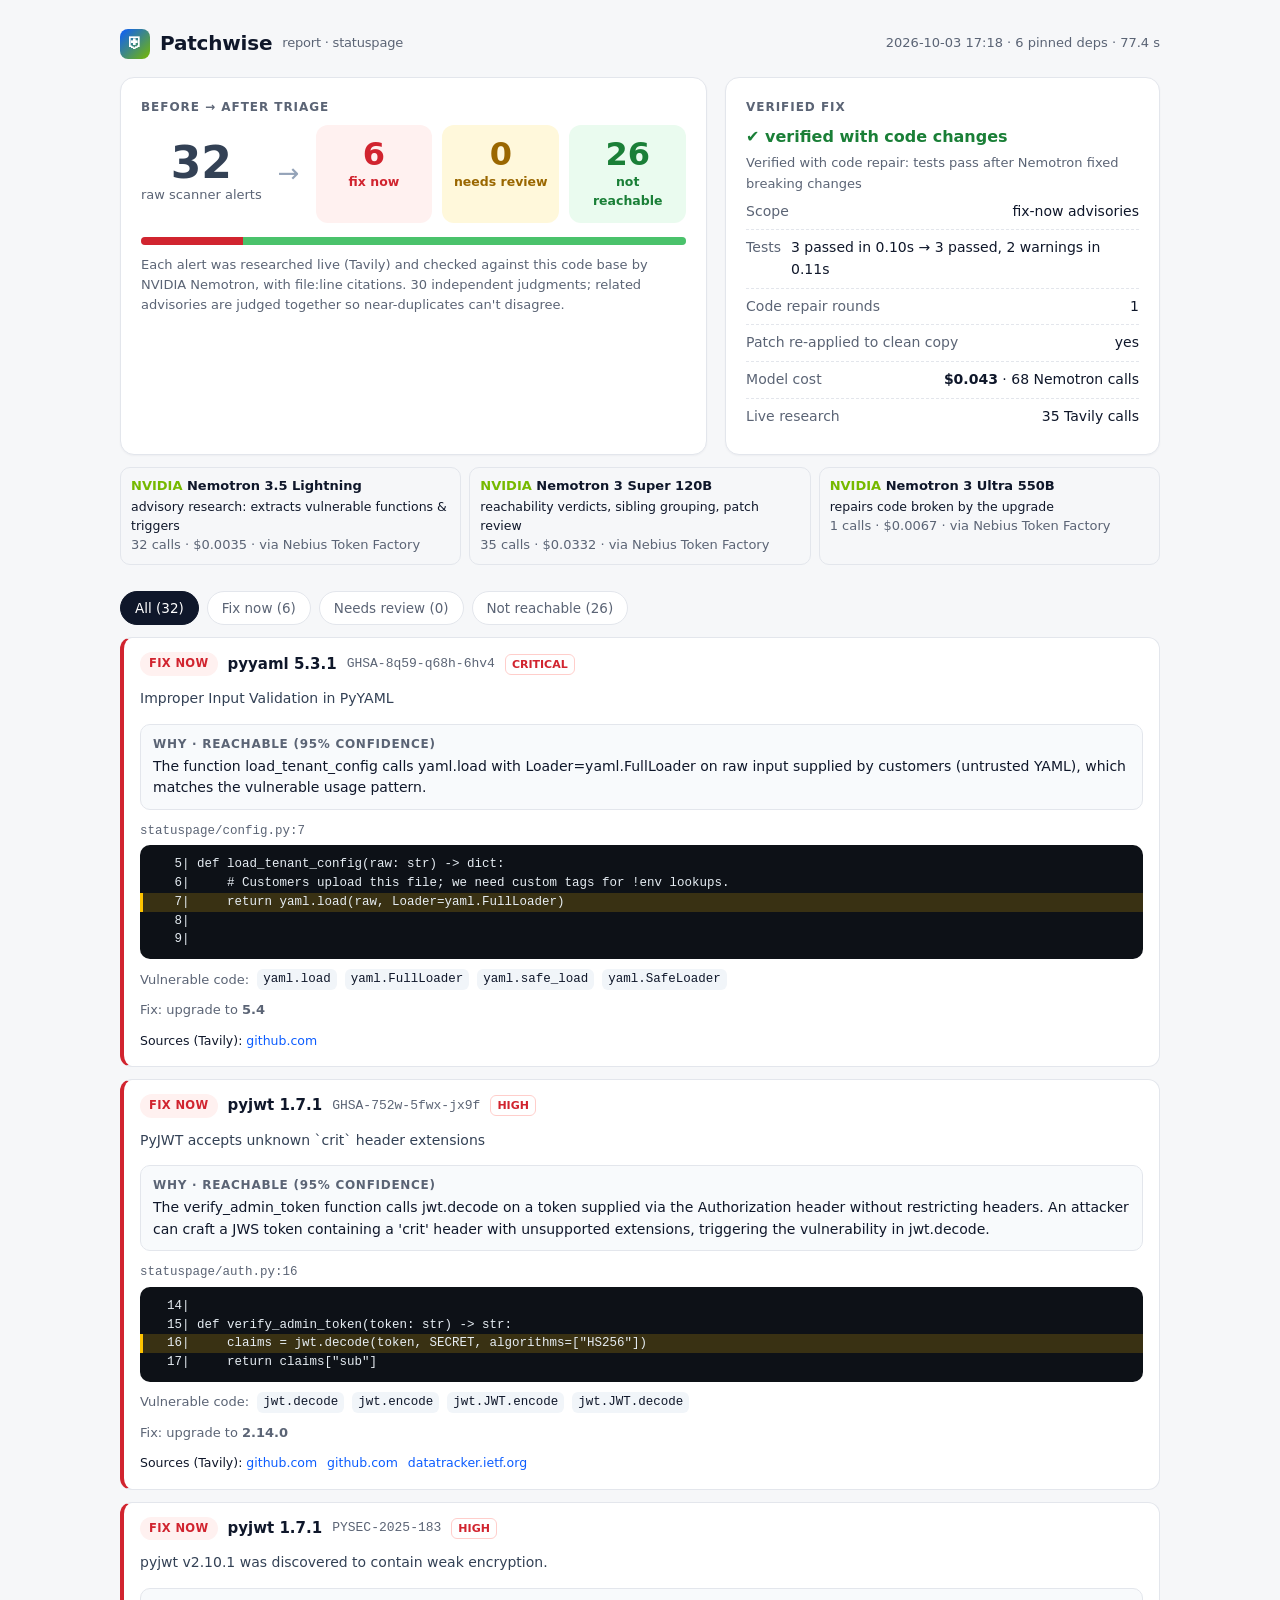
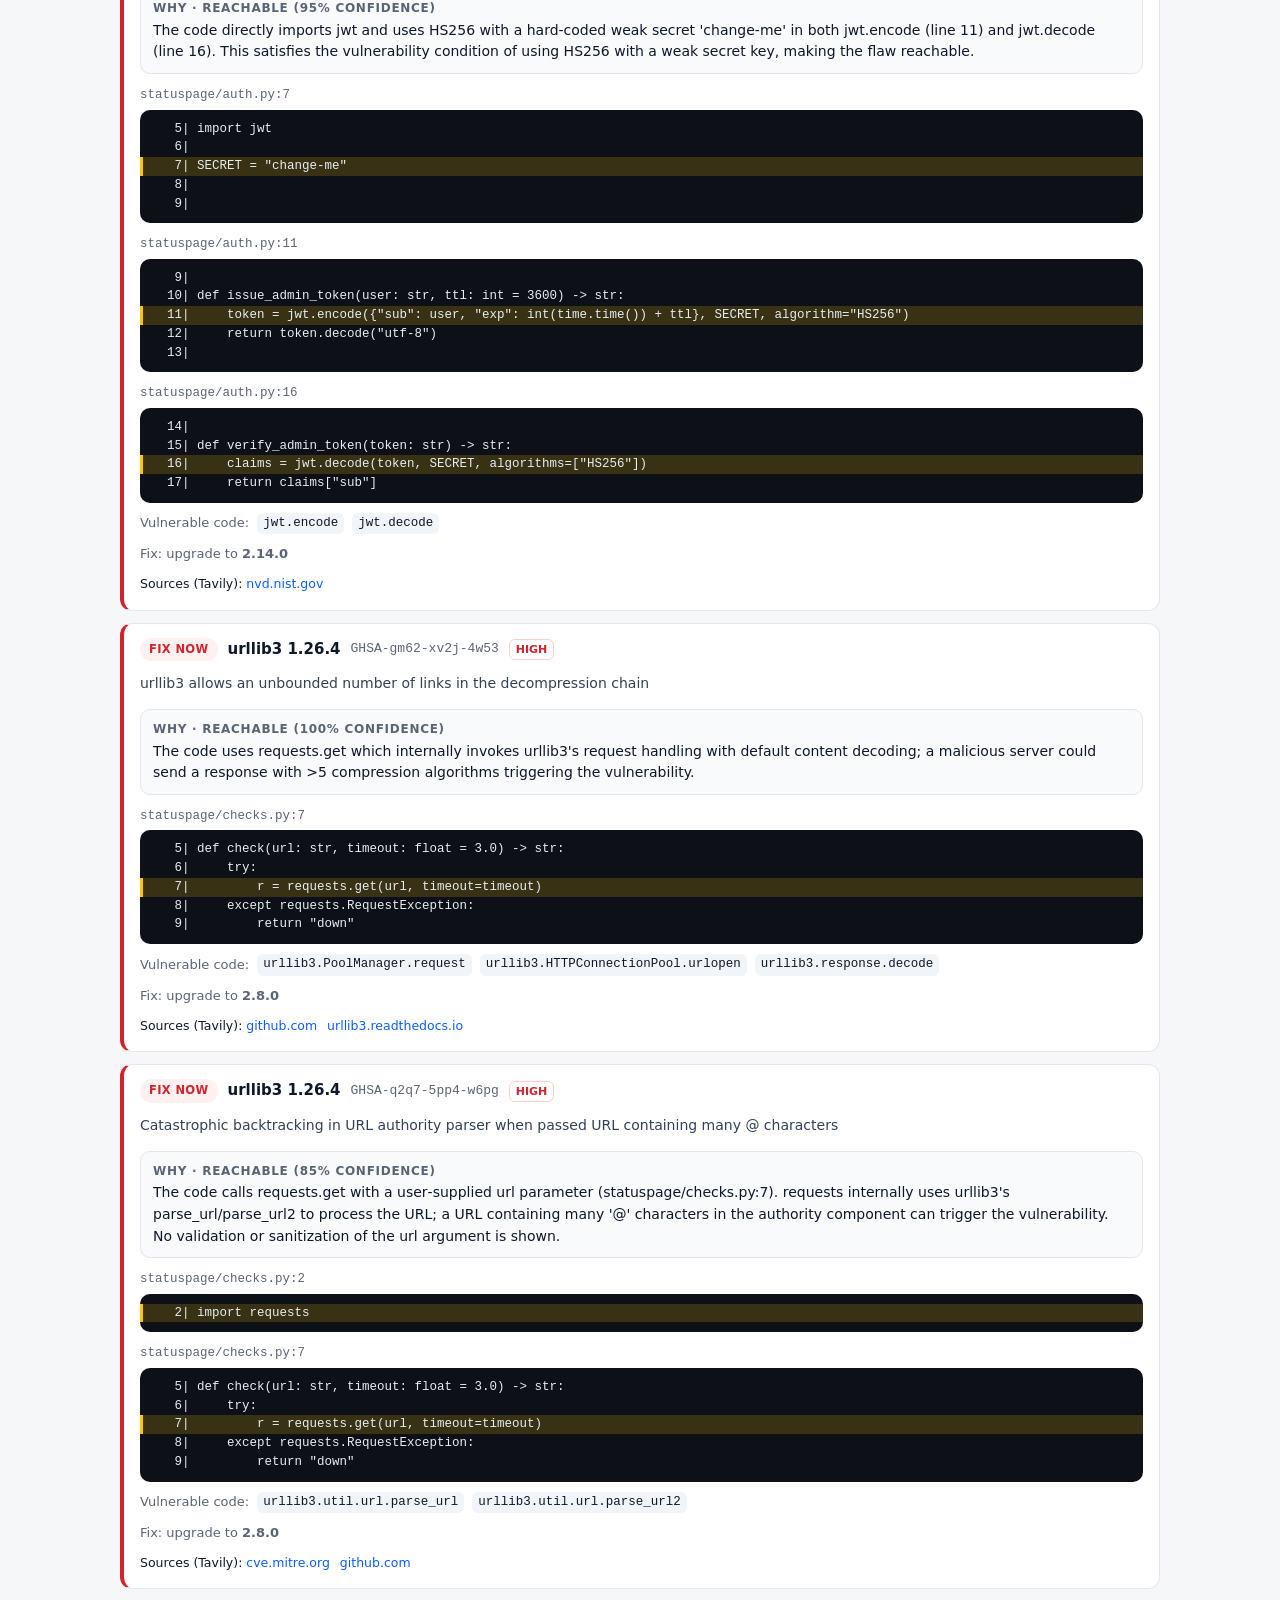
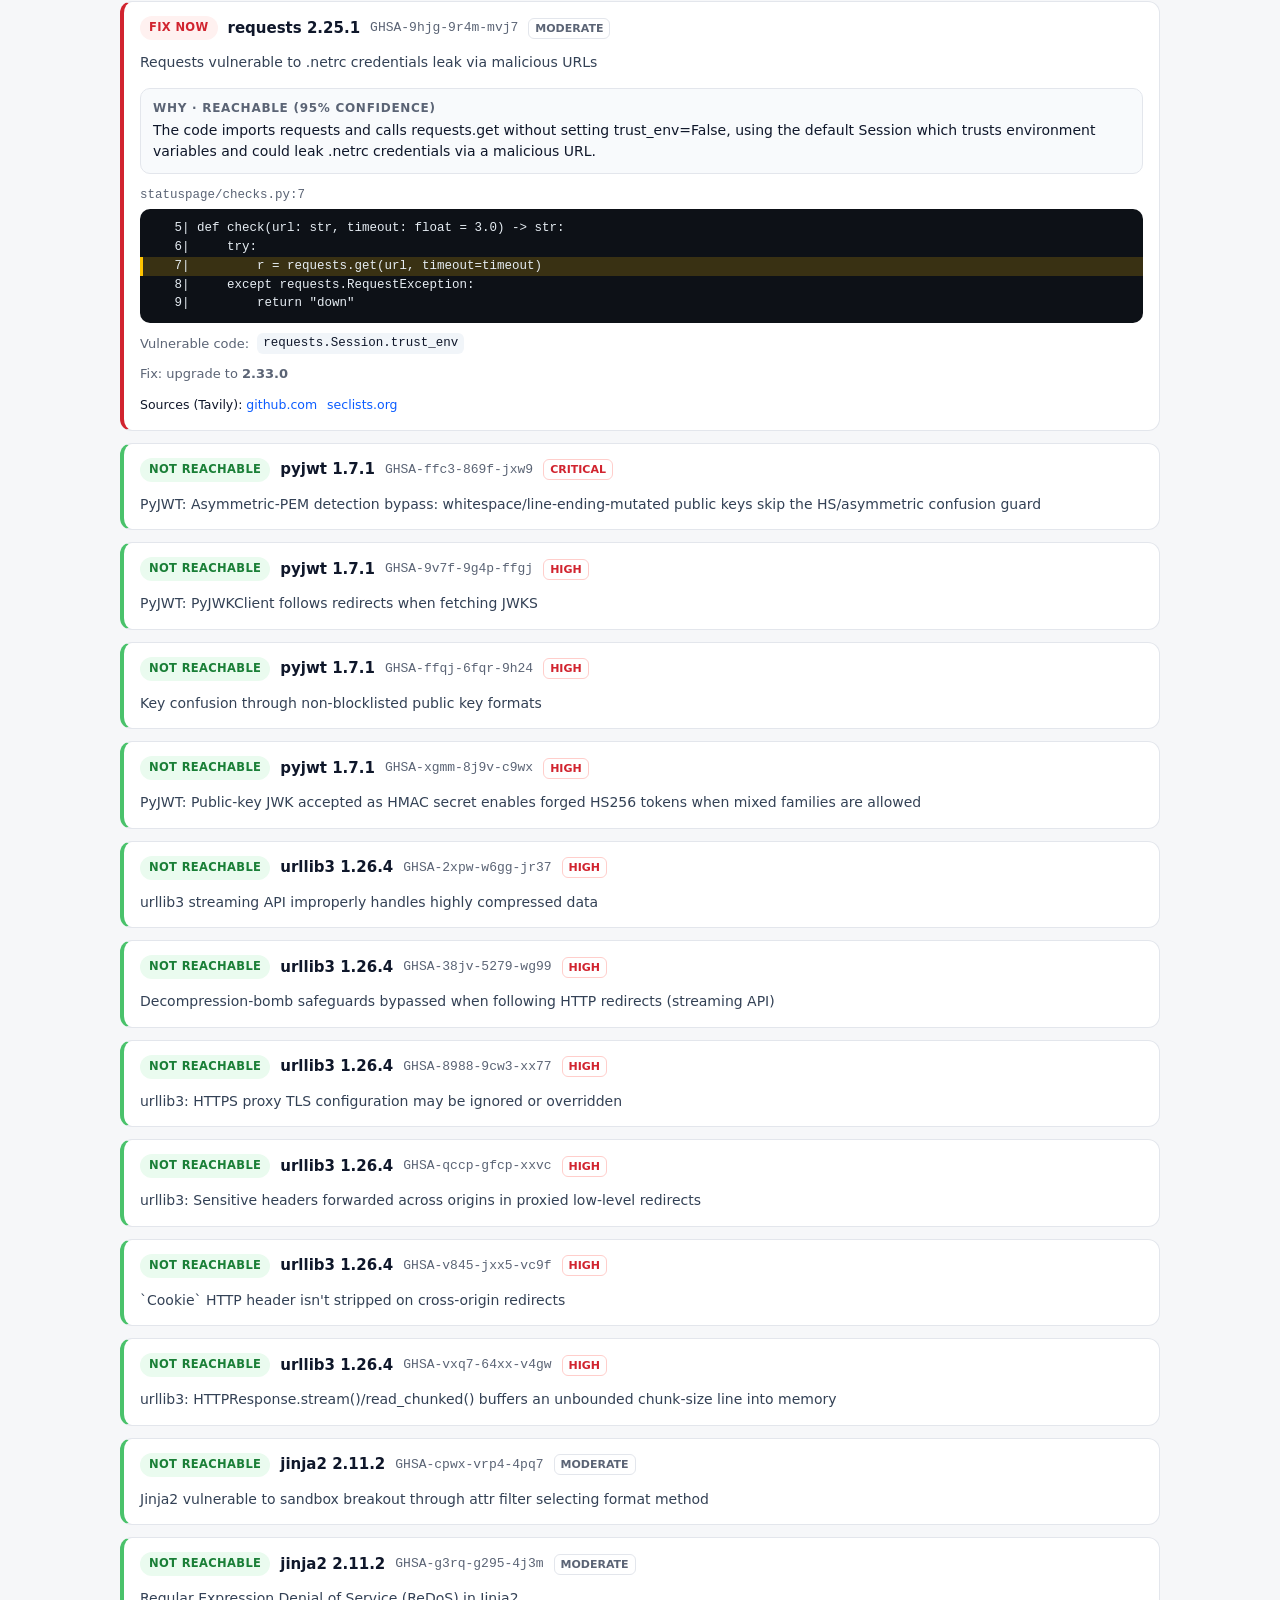
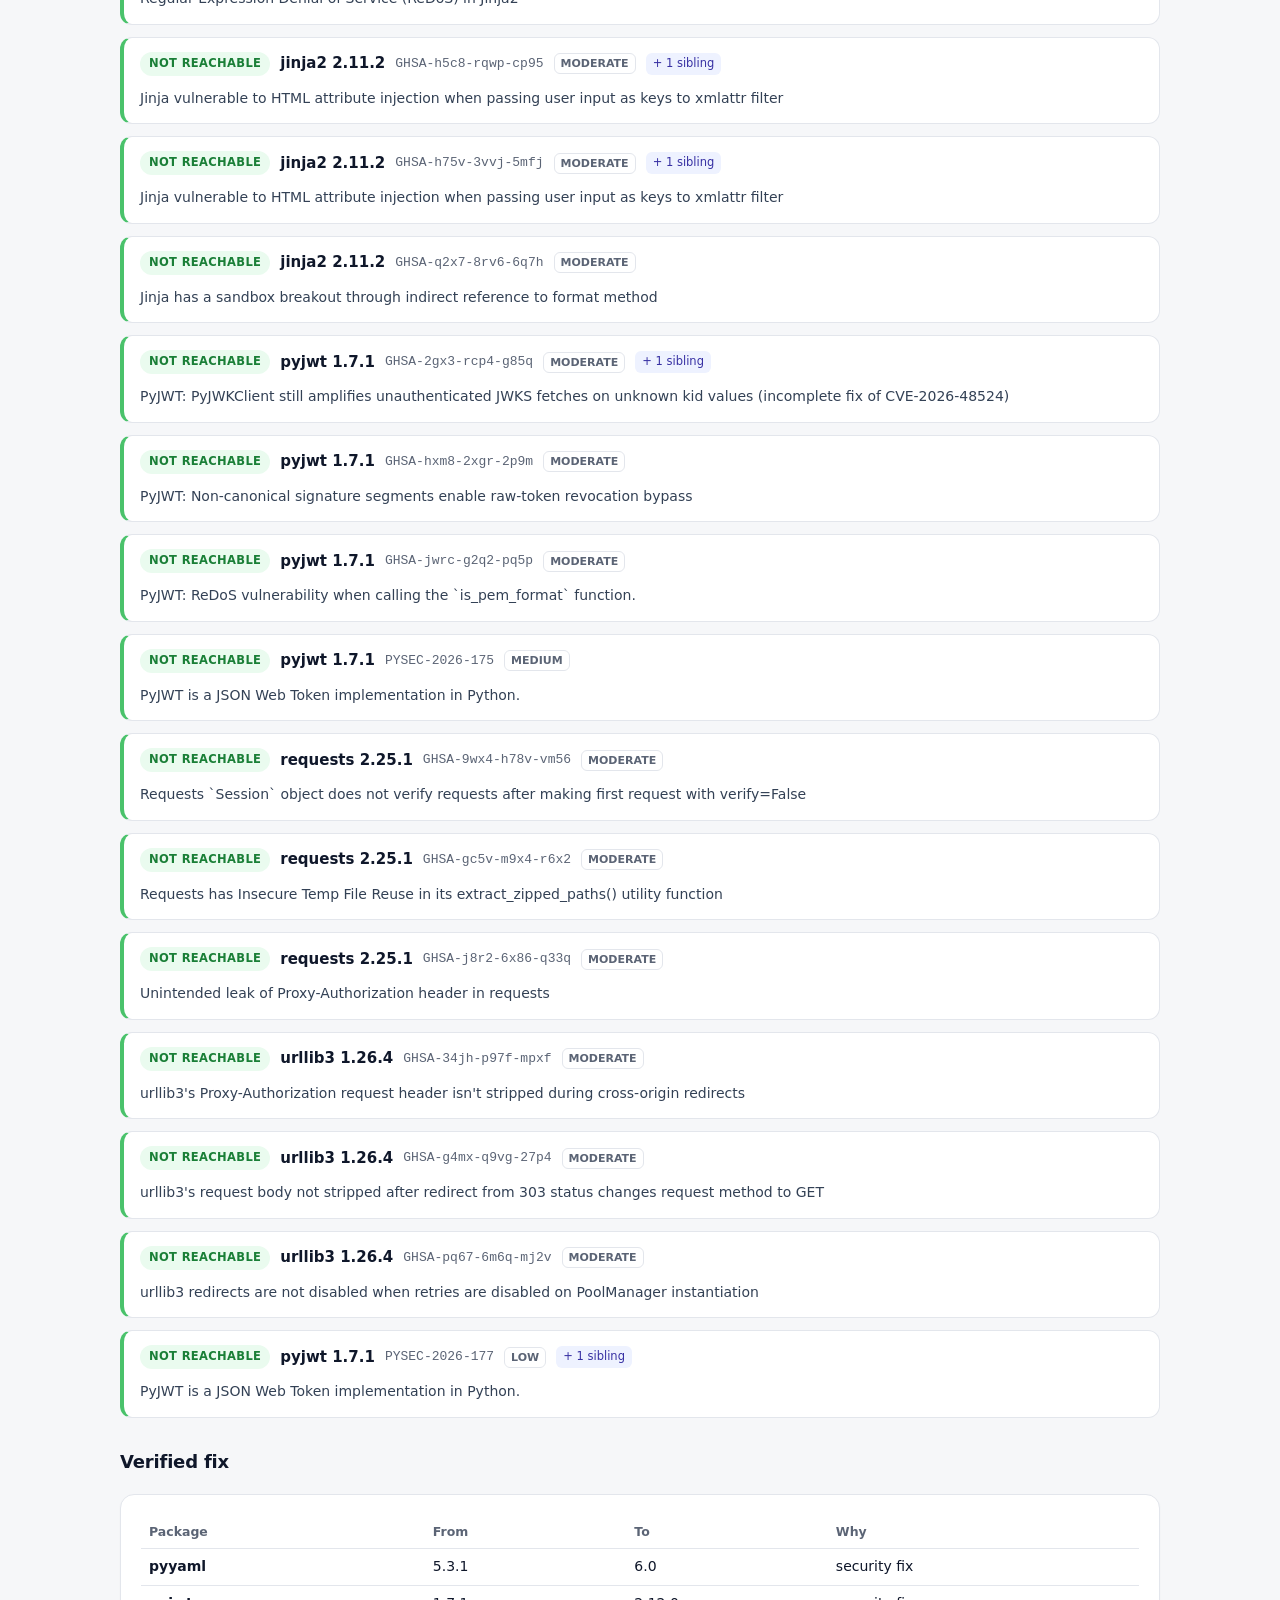
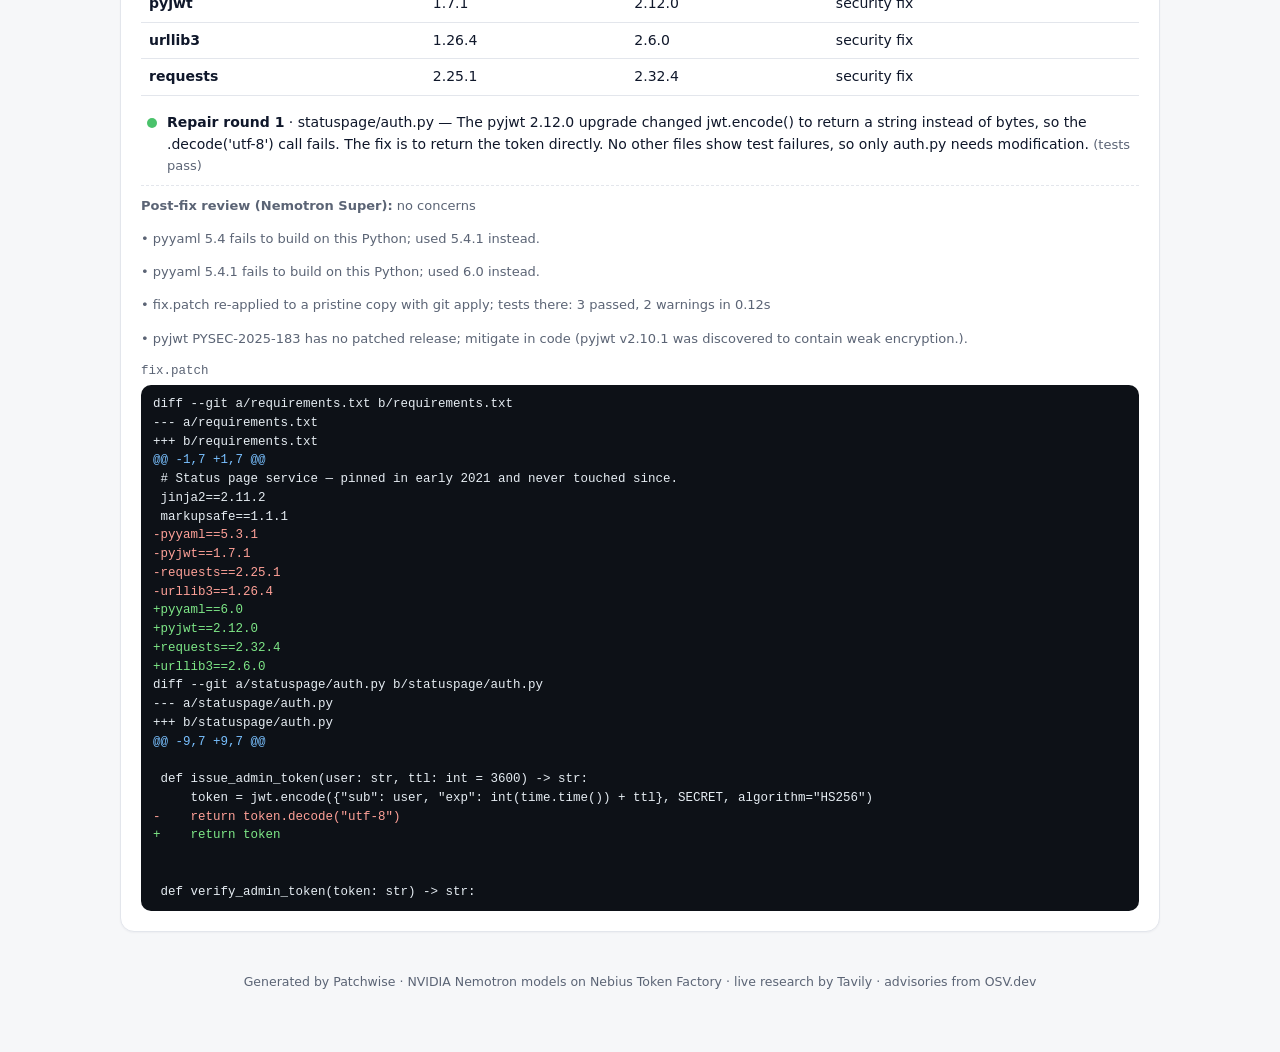
<file: docs/demo-report.html>
<!doctype html><html lang="en"><head><meta charset="utf-8"><meta name="viewport" content="width=device-width,initial-scale=1">
<title>Patchwise report · statuspage</title><style>:root{--bg:#f6f7f9;--card:#fff;--ink:#0f172a;--muted:#5b6475;--line:#e3e6ec;--red:#d1242f;--red-bg:#fff1f0;
--amber:#9a6700;--amber-bg:#fff8db;--green:#1a7f37;--green-bg:#eafbef;--blue:#0b5cff;--nv:#76b900;--code:#0d1117}
*{box-sizing:border-box}body{margin:0;background:var(--bg);color:var(--ink);font:15px/1.55 Inter,system-ui,-apple-system,"Segoe UI",Roboto,"Helvetica Neue",Arial,"Noto Sans","Liberation Sans",sans-serif}
a{color:var(--blue);text-decoration:none}a:hover{text-decoration:underline}
.wrap{max-width:1080px;margin:0 auto;padding:28px 20px 60px}
.top{display:flex;align-items:center;justify-content:space-between;gap:16px;flex-wrap:wrap}
.brand{display:flex;align-items:center;gap:10px;font-weight:700;font-size:20px;letter-spacing:-.01em}
.logo{width:30px;height:30px;border-radius:8px;background:linear-gradient(135deg,#0b5cff,#76b900);display:grid;place-items:center;color:#fff;font-size:16px}
.meta{color:var(--muted);font-size:13px}
.chip{display:inline-flex;align-items:center;gap:6px;border:1px solid var(--line);background:var(--card);border-radius:999px;padding:3px 10px;font-size:12px;color:var(--muted);white-space:nowrap}
.chip b{color:var(--ink);font-weight:600}
.panel{background:var(--card);border:1px solid var(--line);border-radius:14px;padding:20px;margin-top:18px;box-shadow:0 1px 2px rgba(15,23,42,.04)}
.hero{display:grid;grid-template-columns:1.35fr 1fr;gap:18px}
@media (max-width:820px){.hero{grid-template-columns:1fr}}
.kicker{font-size:12px;text-transform:uppercase;letter-spacing:.08em;color:var(--muted);font-weight:600;margin-bottom:8px}
.ba{display:flex;align-items:center;gap:16px;flex-wrap:wrap}
.raw{text-align:center;min-width:110px}.raw .n{font-size:44px;font-weight:750;line-height:1;color:#334155}.raw .l{font-size:13px;color:var(--muted)}
.arrow{font-size:26px;color:#94a3b8}
.tri{display:flex;gap:10px;flex:1;min-width:260px}
.t{flex:1;border-radius:12px;padding:12px 10px;text-align:center}.t .n{font-size:32px;font-weight:750;line-height:1.1}.t .l{font-size:12.5px;font-weight:600}
.t.fix{background:var(--red-bg);color:var(--red)}.t.rev{background:var(--amber-bg);color:var(--amber)}.t.ok{background:var(--green-bg);color:var(--green)}
.bar{display:flex;height:8px;border-radius:99px;overflow:hidden;margin-top:14px;background:var(--line)}
.bar i{display:block}.bar .fix{background:var(--red)}.bar .rev{background:#d4a72c}.bar .ok{background:#4ac26b}
.note{font-size:13px;color:var(--muted);margin-top:10px}
.stat{display:flex;justify-content:space-between;gap:10px;padding:7px 0;border-bottom:1px dashed var(--line);font-size:14px}.stat:last-child{border:0}
.stat span:first-child{color:var(--muted)}
.status{display:inline-flex;align-items:center;gap:8px;font-weight:700;font-size:16px}
.status.good{color:var(--green)}.status.warn{color:var(--amber)}.status.bad{color:var(--red)}
.models{display:flex;gap:8px;flex-wrap:wrap;margin-top:12px}
.model{border:1px solid var(--line);border-radius:10px;padding:8px 10px;font-size:12.5px;flex:1;min-width:180px}
.model b{display:block;font-size:13px}.model .nv{color:var(--nv);font-weight:700}
.filters{display:flex;gap:8px;flex-wrap:wrap;margin:26px 0 6px}
.filters button{border:1px solid var(--line);background:var(--card);border-radius:999px;padding:6px 14px;font:inherit;font-size:13.5px;cursor:pointer;color:var(--muted)}
.filters button.on{background:var(--ink);border-color:var(--ink);color:#fff}
h2{font-size:18px;margin:30px 0 4px;letter-spacing:-.01em}
.adv{background:var(--card);border:1px solid var(--line);border-left:4px solid var(--line);border-radius:12px;margin-top:12px;overflow:hidden}
.adv.fix-now{border-left-color:var(--red)}.adv.review{border-left-color:#d4a72c}.adv.deprioritize{border-left-color:#4ac26b}
.adv>summary{list-style:none;cursor:pointer;padding:14px 16px;display:flex;gap:10px;align-items:center;flex-wrap:wrap}
.adv>summary::-webkit-details-marker{display:none}.adv>summary::marker{content:""}
.pill{font-size:11.5px;font-weight:700;padding:3px 9px;border-radius:999px;text-transform:uppercase;letter-spacing:.03em}
.pill.fix-now{background:var(--red-bg);color:var(--red)}.pill.review{background:var(--amber-bg);color:var(--amber)}.pill.deprioritize{background:var(--green-bg);color:var(--green)}
.pkg{font-weight:650}.vid{font-family:ui-monospace,SFMono-Regular,Menlo,monospace;font-size:13px;color:var(--muted)}
.sev{font-size:11px;font-weight:700;color:var(--muted);border:1px solid var(--line);border-radius:6px;padding:1px 6px}
.sev.CRITICAL,.sev.HIGH{color:var(--red);border-color:#ffcecb}
.ttl{flex-basis:100%;color:#334155;font-size:14px;margin-top:2px}
.body{padding:0 16px 16px}
.why{background:#f8fafc;border:1px solid var(--line);border-radius:10px;padding:10px 12px;font-size:14px}
.why b{font-size:12px;text-transform:uppercase;letter-spacing:.06em;color:var(--muted);display:block;margin-bottom:2px}
.row{display:flex;gap:8px;flex-wrap:wrap;margin-top:10px;font-size:13px;color:var(--muted);align-items:center}
code,.sym{font-family:ui-monospace,SFMono-Regular,Menlo,monospace;font-size:12.5px;background:#f1f5f9;border-radius:6px;padding:1px 6px;color:#0f172a}
.ev{margin-top:12px}.ev .loc{font-family:ui-monospace,monospace;font-size:12.5px;color:var(--muted);margin-bottom:4px}
pre{margin:0;background:var(--code);color:#e6edf3;border-radius:10px;padding:10px 0;overflow:auto;font:12.5px/1.5 ui-monospace,SFMono-Regular,Menlo,monospace}
pre .ln{display:block;padding:0 12px;white-space:pre}pre .ln.hit{background:rgba(255,196,0,.18);box-shadow:inset 3px 0 #ffc400}
pre .add{color:#7ee787}pre .del{color:#ffa198}pre .hunk{color:#79c0ff}
.src{margin-top:10px;font-size:12.5px}.src a{margin-right:10px}
.tag{font-size:11.5px;border-radius:6px;padding:2px 7px;background:#eef2ff;color:#3730a3}
.tag.dev{background:#fef3c7;color:#92400e}.tag.os{background:#e0f2fe;color:#075985}
table{width:100%;border-collapse:collapse;font-size:14px}th,td{text-align:left;padding:7px 8px;border-bottom:1px solid var(--line)}th{color:var(--muted);font-weight:600;font-size:12.5px}
.steps{list-style:none;padding:0;margin:8px 0 0}.steps li{padding:8px 0 8px 26px;position:relative;font-size:14px;border-bottom:1px dashed var(--line)}
.steps li:before{content:"";position:absolute;left:6px;top:14px;width:10px;height:10px;border-radius:50%;background:#4ac26b}.steps li.f:before{background:var(--red)}
footer{margin-top:40px;color:var(--muted);font-size:12.5px;text-align:center}
</style></head><body><div class="wrap">
<div class="top"><div class="brand"><div class="logo">⛨</div>Patchwise <span class="meta" style="font-weight:400">report · statuspage</span></div>
<div class="meta">2026-10-03 17:18 · 6 pinned deps · 77.4 s</div></div>

<div class="hero">
 <div class="panel"><div class="kicker">Before → after triage</div>
  <div class="ba"><div class="raw"><div class="n">32</div><div class="l">raw scanner alerts</div></div><div class="arrow">→</div>
   <div class="tri"><div class="t fix"><div class="n">6</div><div class="l">fix now</div></div>
   <div class="t rev"><div class="n">0</div><div class="l">needs review</div></div>
   <div class="t ok"><div class="n">26</div><div class="l">not reachable</div></div></div></div>
  <div class="bar"><i class="fix" style="width:18.8%"></i><i class="rev" style="width:0.0%"></i><i class="ok" style="width:81.2%"></i></div>
  <div class="note">Each alert was researched live (Tavily) and checked against this code base by NVIDIA Nemotron, with file:line citations.
  30 independent judgments; related advisories are judged together so near-duplicates can't disagree.</div>
 </div>
 <div class="panel"><div class="kicker">Verified fix</div>
 <div class="status good">✔ verified with code changes</div>
  <div class="note" style="margin-top:4px">Verified with code repair: tests pass after Nemotron fixed breaking changes</div>
  <div class="stat"><span>Scope</span><span>fix-now advisories</span></div>
  <div class="stat"><span>Tests</span><span>3 passed in 0.10s → 3 passed, 2 warnings in 0.11s</span></div>
  <div class="stat"><span>Code repair rounds</span><span>1</span></div>
  <div class="stat"><span>Patch re-applied to clean copy</span><span>yes</span></div>
 
  <div class="stat"><span>Model cost</span><span><b>$0.043</b> · 68 Nemotron calls</span></div>
  <div class="stat"><span>Live research</span><span>35 Tavily calls</span></div>
 </div>
</div>

<div class="models"><div class="model"><b><span class="nv">NVIDIA</span> Nemotron 3.5 Lightning</b>advisory research: extracts vulnerable functions &amp; triggers<br><span class="meta">32 calls · $0.0035 · via Nebius Token Factory</span></div><div class="model"><b><span class="nv">NVIDIA</span> Nemotron 3 Super 120B</b>reachability verdicts, sibling grouping, patch review<br><span class="meta">35 calls · $0.0332 · via Nebius Token Factory</span></div><div class="model"><b><span class="nv">NVIDIA</span> Nemotron 3 Ultra 550B</b>repairs code broken by the upgrade<br><span class="meta">1 calls · $0.0067 · via Nebius Token Factory</span></div></div>

<div class="filters" id="filters"><button class="on" data-f="all">All (32)</button><button data-f="fix-now">Fix now (6)</button><button data-f="review">Needs review (0)</button><button data-f="deprioritize">Not reachable (26)</button></div>
<details class="adv fix-now" data-p="fix-now" open>
<summary><span class="pill fix-now">Fix now</span><span class="pkg">pyyaml 5.3.1</span>
<a class="vid" href="https://osv.dev/vulnerability/GHSA-8q59-q68h-6hv4" target="_blank" rel="noopener">GHSA-8q59-q68h-6hv4</a><span class="sev CRITICAL">CRITICAL</span>


<span class="ttl">Improper Input Validation in PyYAML</span></summary>
<div class="body"><div class="why"><b>Why · reachable (95% confidence)</b>The function load_tenant_config calls yaml.load with Loader=yaml.FullLoader on raw input supplied by customers (untrusted YAML), which matches the vulnerable usage pattern.
</div>
<div class="ev"><div class="loc">statuspage/config.py:7</div><pre><span class="ln">   5| def load_tenant_config(raw: str) -&gt; dict:</span><span class="ln">   6|     # Customers upload this file; we need custom tags for !env lookups.</span><span class="ln hit">   7|     return yaml.load(raw, Loader=yaml.FullLoader)</span><span class="ln">   8| </span><span class="ln">   9| </span></pre></div>
<div class="row"><span>Vulnerable code:</span><span class="sym">yaml.load</span><span class="sym">yaml.FullLoader</span><span class="sym">yaml.safe_load</span><span class="sym">yaml.SafeLoader</span></div>
<div class="row"><span>Fix: upgrade to <b>5.4</b></span></div>
<div class="src">Sources (Tavily): <a href="https://github.com/advisories/GHSA-8q59-q68h-6hv4" target="_blank" rel="noopener">github.com</a></div>
</div></details><details class="adv fix-now" data-p="fix-now" open>
<summary><span class="pill fix-now">Fix now</span><span class="pkg">pyjwt 1.7.1</span>
<a class="vid" href="https://osv.dev/vulnerability/GHSA-752w-5fwx-jx9f" target="_blank" rel="noopener">GHSA-752w-5fwx-jx9f</a><span class="sev HIGH">HIGH</span>


<span class="ttl">PyJWT accepts unknown `crit` header extensions</span></summary>
<div class="body"><div class="why"><b>Why · reachable (95% confidence)</b>The verify_admin_token function calls jwt.decode on a token supplied via the Authorization header without restricting headers. An attacker can craft a JWS token containing a &#39;crit&#39; header with unsupported extensions, triggering the vulnerability in jwt.decode.
</div>
<div class="ev"><div class="loc">statuspage/auth.py:16</div><pre><span class="ln">  14| </span><span class="ln">  15| def verify_admin_token(token: str) -&gt; str:</span><span class="ln hit">  16|     claims = jwt.decode(token, SECRET, algorithms=[&#34;HS256&#34;])</span><span class="ln">  17|     return claims[&#34;sub&#34;]</span></pre></div>
<div class="row"><span>Vulnerable code:</span><span class="sym">jwt.decode</span><span class="sym">jwt.encode</span><span class="sym">jwt.JWT.encode</span><span class="sym">jwt.JWT.decode</span></div>
<div class="row"><span>Fix: upgrade to <b>2.14.0</b></span></div>
<div class="src">Sources (Tavily): <a href="https://github.com/jpadilla/pyjwt/issues/1011" target="_blank" rel="noopener">github.com</a><a href="https://github.com/jpadilla/pyjwt/blob/main/jwt/api_jwt.py" target="_blank" rel="noopener">github.com</a><a href="https://datatracker.ietf.org/doc/html/rfc7515#section-4.1.11" target="_blank" rel="noopener">datatracker.ietf.org</a></div>
</div></details><details class="adv fix-now" data-p="fix-now" open>
<summary><span class="pill fix-now">Fix now</span><span class="pkg">pyjwt 1.7.1</span>
<a class="vid" href="https://osv.dev/vulnerability/PYSEC-2025-183" target="_blank" rel="noopener">PYSEC-2025-183</a><span class="sev HIGH">HIGH</span>


<span class="ttl">pyjwt v2.10.1 was discovered to contain weak encryption.</span></summary>
<div class="body"><div class="why"><b>Why · reachable (95% confidence)</b>The code directly imports jwt and uses HS256 with a hard‑coded weak secret &#39;change-me&#39; in both jwt.encode (line 11) and jwt.decode (line 16). This satisfies the vulnerability condition of using HS256 with a weak secret key, making the flaw reachable.
</div>
<div class="ev"><div class="loc">statuspage/auth.py:7</div><pre><span class="ln">   5| import jwt</span><span class="ln">   6| </span><span class="ln hit">   7| SECRET = &#34;change-me&#34;</span><span class="ln">   8| </span><span class="ln">   9| </span></pre></div><div class="ev"><div class="loc">statuspage/auth.py:11</div><pre><span class="ln">   9| </span><span class="ln">  10| def issue_admin_token(user: str, ttl: int = 3600) -&gt; str:</span><span class="ln hit">  11|     token = jwt.encode({&#34;sub&#34;: user, &#34;exp&#34;: int(time.time()) + ttl}, SECRET, algorithm=&#34;HS256&#34;)</span><span class="ln">  12|     return token.decode(&#34;utf-8&#34;)</span><span class="ln">  13| </span></pre></div><div class="ev"><div class="loc">statuspage/auth.py:16</div><pre><span class="ln">  14| </span><span class="ln">  15| def verify_admin_token(token: str) -&gt; str:</span><span class="ln hit">  16|     claims = jwt.decode(token, SECRET, algorithms=[&#34;HS256&#34;])</span><span class="ln">  17|     return claims[&#34;sub&#34;]</span></pre></div>
<div class="row"><span>Vulnerable code:</span><span class="sym">jwt.encode</span><span class="sym">jwt.decode</span></div>
<div class="row"><span>Fix: upgrade to <b>2.14.0</b></span></div>
<div class="src">Sources (Tavily): <a href="https://nvd.nist.gov/vuln/detail/CVE-2025-45768" target="_blank" rel="noopener">nvd.nist.gov</a></div>
</div></details><details class="adv fix-now" data-p="fix-now" open>
<summary><span class="pill fix-now">Fix now</span><span class="pkg">urllib3 1.26.4</span>
<a class="vid" href="https://osv.dev/vulnerability/GHSA-gm62-xv2j-4w53" target="_blank" rel="noopener">GHSA-gm62-xv2j-4w53</a><span class="sev HIGH">HIGH</span>


<span class="ttl">urllib3 allows an unbounded number of links in the decompression chain</span></summary>
<div class="body"><div class="why"><b>Why · reachable (100% confidence)</b>The code uses requests.get which internally invokes urllib3&#39;s request handling with default content decoding; a malicious server could send a response with &gt;5 compression algorithms triggering the vulnerability.
</div>
<div class="ev"><div class="loc">statuspage/checks.py:7</div><pre><span class="ln">   5| def check(url: str, timeout: float = 3.0) -&gt; str:</span><span class="ln">   6|     try:</span><span class="ln hit">   7|         r = requests.get(url, timeout=timeout)</span><span class="ln">   8|     except requests.RequestException:</span><span class="ln">   9|         return &#34;down&#34;</span></pre></div>
<div class="row"><span>Vulnerable code:</span><span class="sym">urllib3.PoolManager.request</span><span class="sym">urllib3.HTTPConnectionPool.urlopen</span><span class="sym">urllib3.response.decode</span></div>
<div class="row"><span>Fix: upgrade to <b>2.8.0</b></span></div>
<div class="src">Sources (Tavily): <a href="https://github.com/advisories/GHSA-gm62-xv2j-4w53" target="_blank" rel="noopener">github.com</a><a href="https://urllib3.readthedocs.io/en/2.5.0/advanced-usage.html#streaming-and-i-o" target="_blank" rel="noopener">urllib3.readthedocs.io</a></div>
</div></details><details class="adv fix-now" data-p="fix-now" open>
<summary><span class="pill fix-now">Fix now</span><span class="pkg">urllib3 1.26.4</span>
<a class="vid" href="https://osv.dev/vulnerability/GHSA-q2q7-5pp4-w6pg" target="_blank" rel="noopener">GHSA-q2q7-5pp4-w6pg</a><span class="sev HIGH">HIGH</span>


<span class="ttl">Catastrophic backtracking in URL authority parser when passed URL containing many @ characters</span></summary>
<div class="body"><div class="why"><b>Why · reachable (85% confidence)</b>The code calls requests.get with a user‑supplied url parameter (statuspage/checks.py:7). requests internally uses urllib3&#39;s parse_url/parse_url2 to process the URL; a URL containing many &#39;@&#39; characters in the authority component can trigger the vulnerability. No validation or sanitization of the url argument is shown.
</div>
<div class="ev"><div class="loc">statuspage/checks.py:2</div><pre><span class="ln hit">   2| import requests</span></pre></div><div class="ev"><div class="loc">statuspage/checks.py:7</div><pre><span class="ln">   5| def check(url: str, timeout: float = 3.0) -&gt; str:</span><span class="ln">   6|     try:</span><span class="ln hit">   7|         r = requests.get(url, timeout=timeout)</span><span class="ln">   8|     except requests.RequestException:</span><span class="ln">   9|         return &#34;down&#34;</span></pre></div>
<div class="row"><span>Vulnerable code:</span><span class="sym">urllib3.util.url.parse_url</span><span class="sym">urllib3.util.url.parse_url2</span></div>
<div class="row"><span>Fix: upgrade to <b>2.8.0</b></span></div>
<div class="src">Sources (Tavily): <a href="https://cve.mitre.org/cgi-bin/cvename.cgi?name=CVE-2021-33503" target="_blank" rel="noopener">cve.mitre.org</a><a href="https://github.com/urllib3/urllib3/releases/tag/1.26.5" target="_blank" rel="noopener">github.com</a></div>
</div></details><details class="adv fix-now" data-p="fix-now" open>
<summary><span class="pill fix-now">Fix now</span><span class="pkg">requests 2.25.1</span>
<a class="vid" href="https://osv.dev/vulnerability/GHSA-9hjg-9r4m-mvj7" target="_blank" rel="noopener">GHSA-9hjg-9r4m-mvj7</a><span class="sev MODERATE">MODERATE</span>


<span class="ttl">Requests vulnerable to .netrc credentials leak via malicious URLs</span></summary>
<div class="body"><div class="why"><b>Why · reachable (95% confidence)</b>The code imports requests and calls requests.get without setting trust_env=False, using the default Session which trusts environment variables and could leak .netrc credentials via a malicious URL.
</div>
<div class="ev"><div class="loc">statuspage/checks.py:7</div><pre><span class="ln">   5| def check(url: str, timeout: float = 3.0) -&gt; str:</span><span class="ln">   6|     try:</span><span class="ln hit">   7|         r = requests.get(url, timeout=timeout)</span><span class="ln">   8|     except requests.RequestException:</span><span class="ln">   9|         return &#34;down&#34;</span></pre></div>
<div class="row"><span>Vulnerable code:</span><span class="sym">requests.Session.trust_env</span></div>
<div class="row"><span>Fix: upgrade to <b>2.33.0</b></span></div>
<div class="src">Sources (Tavily): <a href="https://github.com/psf/requests/pull/6965" target="_blank" rel="noopener">github.com</a><a href="https://seclists.org/fulldisclosure/2025/Jun/2" target="_blank" rel="noopener">seclists.org</a></div>
</div></details><details class="adv deprioritize" data-p="deprioritize" >
<summary><span class="pill deprioritize">Not reachable</span><span class="pkg">pyjwt 1.7.1</span>
<a class="vid" href="https://osv.dev/vulnerability/GHSA-ffc3-869f-jxw9" target="_blank" rel="noopener">GHSA-ffc3-869f-jxw9</a><span class="sev CRITICAL">CRITICAL</span>


<span class="ttl">PyJWT: Asymmetric-PEM detection bypass: whitespace/line-ending-mutated public keys skip the HS/asymmetric confusion guard</span></summary>
<div class="body"><div class="why"><b>Why · not reachable (99% confidence)</b>The only jwt.decode call uses algorithms=[&#34;HS256&#34;], which does not mix HMAC and asymmetric algorithms as required for the vulnerability. Therefore the vulnerable condition cannot be triggered.
</div>
<div class="ev"><div class="loc">statuspage/auth.py:16</div><pre><span class="ln">  14| </span><span class="ln">  15| def verify_admin_token(token: str) -&gt; str:</span><span class="ln hit">  16|     claims = jwt.decode(token, SECRET, algorithms=[&#34;HS256&#34;])</span><span class="ln">  17|     return claims[&#34;sub&#34;]</span></pre></div>
<div class="row"><span>Vulnerable code:</span><span class="sym">jwt.decode</span><span class="sym">jwt.algorithms.HMACAlgorithm.prepare_key</span><span class="sym">jwt.utils.is_pem_format</span><span class="sym">jwt.utils._PEM_RE</span></div>
<div class="row"><span>Fix: upgrade to <b>2.14.0</b></span></div>
<div class="src">Sources (Tavily): <a href="https://github.com/jpadilla/pyjwt/security/advisories/GHSA-ffc3-869f-jxw9" target="_blank" rel="noopener">github.com</a></div>
</div></details><details class="adv deprioritize" data-p="deprioritize" >
<summary><span class="pill deprioritize">Not reachable</span><span class="pkg">pyjwt 1.7.1</span>
<a class="vid" href="https://osv.dev/vulnerability/GHSA-9v7f-9g4p-ffgj" target="_blank" rel="noopener">GHSA-9v7f-9g4p-ffgj</a><span class="sev HIGH">HIGH</span>


<span class="ttl">PyJWT: PyJWKClient follows redirects when fetching JWKS</span></summary>
<div class="body"><div class="why"><b>Why · not reachable (99% confidence)</b>The code only uses jwt.encode and jwt.decode; PyJWKClient is never instantiated or called, so the vulnerable code path is not exercised.
</div>
<div class="ev"><div class="loc">statuspage/auth.py:11</div><pre><span class="ln">   9| </span><span class="ln">  10| def issue_admin_token(user: str, ttl: int = 3600) -&gt; str:</span><span class="ln hit">  11|     token = jwt.encode({&#34;sub&#34;: user, &#34;exp&#34;: int(time.time()) + ttl}, SECRET, algorithm=&#34;HS256&#34;)</span><span class="ln">  12|     return token.decode(&#34;utf-8&#34;)</span><span class="ln">  13| </span></pre></div><div class="ev"><div class="loc">statuspage/auth.py:16</div><pre><span class="ln">  14| </span><span class="ln">  15| def verify_admin_token(token: str) -&gt; str:</span><span class="ln hit">  16|     claims = jwt.decode(token, SECRET, algorithms=[&#34;HS256&#34;])</span><span class="ln">  17|     return claims[&#34;sub&#34;]</span></pre></div>
<div class="row"><span>Vulnerable code:</span><span class="sym">PyJWKClient</span></div>
<div class="row"><span>Fix: upgrade to <b>2.14.0</b></span></div>
<div class="src">Sources (Tavily): <a href="https://github.com/jpadilla/pyjwt/commit/0a795b8e1f6ef08f634aa7086fc41cc6d5ce3e56" target="_blank" rel="noopener">github.com</a><a href="https://github.com/jpadilla/pyjwt/security/advisories/GHSA-9v7f-9g4p-ffgj" target="_blank" rel="noopener">github.com</a></div>
</div></details><details class="adv deprioritize" data-p="deprioritize" >
<summary><span class="pill deprioritize">Not reachable</span><span class="pkg">pyjwt 1.7.1</span>
<a class="vid" href="https://osv.dev/vulnerability/GHSA-ffqj-6fqr-9h24" target="_blank" rel="noopener">GHSA-ffqj-6fqr-9h24</a><span class="sev HIGH">HIGH</span>


<span class="ttl">Key confusion through non-blocklisted public key formats</span></summary>
<div class="body"><div class="why"><b>Why · not reachable (95% confidence)</b>The code calls jwt.decode with an explicit algorithms list [&#34;HS256&#34;] and uses the SECRET string as the verification key, not a public key. The vulnerability requires jwt.decode to be called with the default algorithms list and a public key supplied as the key, which does not occur here.
</div>
<div class="ev"><div class="loc">statuspage/auth.py:16</div><pre><span class="ln">  14| </span><span class="ln">  15| def verify_admin_token(token: str) -&gt; str:</span><span class="ln hit">  16|     claims = jwt.decode(token, SECRET, algorithms=[&#34;HS256&#34;])</span><span class="ln">  17|     return claims[&#34;sub&#34;]</span></pre></div>
<div class="row"><span>Vulnerable code:</span><span class="sym">jwt.encode with algorithm=&#34;HS256&#34;</span><span class="sym">jwt.decode with algorithms=jwt.algorithms.get_default_algorithms()</span><span class="sym">jwt.algorithms.get_default_algorithms()</span></div>
<div class="row"><span>Fix: upgrade to <b>2.14.0</b></span></div>
<div class="src">Sources (Tavily): <a href="https://nvd.nist.gov/vuln/detail/CVE-2022-29217" target="_blank" rel="noopener">nvd.nist.gov</a><a href="https://github.com/jpadilla/pyjwt/security/advisory/GHSA-ffqj-6fqr-9h24" target="_blank" rel="noopener">github.com</a></div>
</div></details><details class="adv deprioritize" data-p="deprioritize" >
<summary><span class="pill deprioritize">Not reachable</span><span class="pkg">pyjwt 1.7.1</span>
<a class="vid" href="https://osv.dev/vulnerability/GHSA-xgmm-8j9v-c9wx" target="_blank" rel="noopener">GHSA-xgmm-8j9v-c9wx</a><span class="sev HIGH">HIGH</span>


<span class="ttl">PyJWT: Public-key JWK accepted as HMAC secret enables forged HS256 tokens when mixed families are allowed</span></summary>
<div class="body"><div class="why"><b>Why · not reachable (95% confidence)</b>The verifier uses jwt.decode with algorithms=[&#34;HS256&#34;] only (no asymmetric algorithms) and a string SECRET, not a raw-JSON JWK. The vulnerability requires both symmetric and asymmetric algorithms in the algorithms list and a JWK key, which are absent.
</div>
<div class="ev"><div class="loc">statuspage/auth.py:16</div><pre><span class="ln">  14| </span><span class="ln">  15| def verify_admin_token(token: str) -&gt; str:</span><span class="ln hit">  16|     claims = jwt.decode(token, SECRET, algorithms=[&#34;HS256&#34;])</span><span class="ln">  17|     return claims[&#34;sub&#34;]</span></pre></div>
<div class="row"><span>Vulnerable code:</span><span class="sym">jwt.api_jws.PyJWS.decode</span><span class="sym">jwt.api_jws.PyJWS.encode</span><span class="sym">jwt.algorithms.HMACAlgorithm.prepare_key</span></div>
<div class="row"><span>Fix: upgrade to <b>2.14.0</b></span></div>
<div class="src">Sources (Tavily): <a href="https://github.com/jpadilla/pyjwt/security/advisories/GHSA-xgmm-8j9v-c9wx" target="_blank" rel="noopener">github.com</a></div>
</div></details><details class="adv deprioritize" data-p="deprioritize" >
<summary><span class="pill deprioritize">Not reachable</span><span class="pkg">urllib3 1.26.4</span>
<a class="vid" href="https://osv.dev/vulnerability/GHSA-2xpw-w6gg-jr37" target="_blank" rel="noopener">GHSA-2xpw-w6gg-jr37</a><span class="sev HIGH">HIGH</span>


<span class="ttl">urllib3 streaming API improperly handles highly compressed data</span></summary>
<div class="body"><div class="why"><b>Why · not reachable (90% confidence)</b>The code only checks HTTP status code and never accesses the response body, so urllib3&#39;s streaming read methods are not invoked; without body consumption, the decompression attack cannot be triggered.
</div>
<div class="ev"><div class="loc">statuspage/checks.py:7</div><pre><span class="ln">   5| def check(url: str, timeout: float = 3.0) -&gt; str:</span><span class="ln">   6|     try:</span><span class="ln hit">   7|         r = requests.get(url, timeout=timeout)</span><span class="ln">   8|     except requests.RequestException:</span><span class="ln">   9|         return &#34;down&#34;</span></pre></div>
<div class="row"><span>Vulnerable code:</span><span class="sym">urllib3.HTTPResponse.stream</span><span class="sym">urllib3.HTTPResponse.read</span><span class="sym">urllib3.HTTPResponse.read1</span><span class="sym">urllib3.HTTPResponse.read_chunked</span><span class="sym">urllib3.HTTPResponse.readinto</span></div>
<div class="row"><span>Fix: upgrade to <b>2.8.0</b></span></div>
<div class="src">Sources (Tavily): <a href="https://urllib3.readthedocs.io/en/2.5.0/advanced-usage.html#streaming-and-i-o" target="_blank" rel="noopener">urllib3.readthedocs.io</a><a href="https://github.com/advisories/GHSA-2xpw-w6gg-jr37" target="_blank" rel="noopener">github.com</a></div>
</div></details><details class="adv deprioritize" data-p="deprioritize" >
<summary><span class="pill deprioritize">Not reachable</span><span class="pkg">urllib3 1.26.4</span>
<a class="vid" href="https://osv.dev/vulnerability/GHSA-38jv-5279-wg99" target="_blank" rel="noopener">GHSA-38jv-5279-wg99</a><span class="sev HIGH">HIGH</span>


<span class="ttl">Decompression-bomb safeguards bypassed when following HTTP redirects (streaming API)</span></summary>
<div class="body"><div class="why"><b>Why · not reachable (90% confidence)</b>The code calls requests.get without stream=True, so urllib3 is used with default preload_content=True, not the streaming API with preload_content=False required for the vulnerability.
</div>
<div class="ev"><div class="loc">statuspage/checks.py:2</div><pre><span class="ln hit">   2| import requests</span></pre></div><div class="ev"><div class="loc">statuspage/checks.py:7</div><pre><span class="ln">   5| def check(url: str, timeout: float = 3.0) -&gt; str:</span><span class="ln">   6|     try:</span><span class="ln hit">   7|         r = requests.get(url, timeout=timeout)</span><span class="ln">   8|     except requests.RequestException:</span><span class="ln">   9|         return &#34;down&#34;</span></pre></div>
<div class="row"><span>Vulnerable code:</span><span class="sym">urllib3.PoolManager.request</span><span class="sym">urllib3.HTTPConnectionPool.urlopen</span><span class="sym">urllib3.response.decode</span></div>
<div class="row"><span>Fix: upgrade to <b>2.8.0</b></span></div>
<div class="src">Sources (Tavily): <a href="https://urllib3.readthedocs.io/en/2.6.2/advanced-usage.html#streaming-and-i-o" target="_blank" rel="noopener">urllib3.readthedocs.io</a><a href="https://urllib3.readthedocs.io/en/2.6.2/user-guide.html#retrying-requests" target="_blank" rel="noopener">urllib3.readthedocs.io</a></div>
</div></details><details class="adv deprioritize" data-p="deprioritize" >
<summary><span class="pill deprioritize">Not reachable</span><span class="pkg">urllib3 1.26.4</span>
<a class="vid" href="https://osv.dev/vulnerability/GHSA-8988-9cw3-xx77" target="_blank" rel="noopener">GHSA-8988-9cw3-xx77</a><span class="sev HIGH">HIGH</span>


<span class="ttl">urllib3: HTTPS proxy TLS configuration may be ignored or overridden</span></summary>
<div class="body"><div class="why"><b>Why · not reachable (90% confidence)</b>The code makes HTTPS requests via requests.get without any proxy configuration. The vulnerability requires an HTTPS proxy with use_forwarding_for_https=True and a configured proxy_ssl_context, which is not present in the code.
</div>
<div class="ev"><div class="loc">statuspage/checks.py:7</div><pre><span class="ln">   5| def check(url: str, timeout: float = 3.0) -&gt; str:</span><span class="ln">   6|     try:</span><span class="ln hit">   7|         r = requests.get(url, timeout=timeout)</span><span class="ln">   8|     except requests.RequestException:</span><span class="ln">   9|         return &#34;down&#34;</span></pre></div>
<div class="row"><span>Vulnerable code:</span><span class="sym">urllib3.ProxyManager</span><span class="sym">urllib3.HTTPConnectionPool.urlopen</span><span class="sym">urllib3.util.ssl_.create_urllib3_context</span><span class="sym">urllib3.util.ssl_.ssl_wrap_socket</span><span class="sym">urllib3.util.ssl_.DEFAULT_CIPHERS</span></div>
<div class="row"><span>Fix: upgrade to <b>2.8.0</b></span></div>
<div class="src">Sources (Tavily): <a href="https://github.com/advisories/GHSA-8988-9cw3-xx77" target="_blank" rel="noopener">github.com</a></div>
</div></details><details class="adv deprioritize" data-p="deprioritize" >
<summary><span class="pill deprioritize">Not reachable</span><span class="pkg">urllib3 1.26.4</span>
<a class="vid" href="https://osv.dev/vulnerability/GHSA-qccp-gfcp-xxvc" target="_blank" rel="noopener">GHSA-qccp-gfcp-xxvc</a><span class="sev HIGH">HIGH</span>


<span class="ttl">urllib3: Sensitive headers forwarded across origins in proxied low-level redirects</span></summary>
<div class="body"><div class="why"><b>Why · not reachable (90% confidence)</b>The code uses requests.get without configuring proxies or passing assert_same_host=False; the vulnerability requires ProxyManager usage with assert_same_host=False during cross-origin redirects, which is not present.
</div>
<div class="ev"><div class="loc">statuspage/checks.py:7</div><pre><span class="ln">   5| def check(url: str, timeout: float = 3.0) -&gt; str:</span><span class="ln">   6|     try:</span><span class="ln hit">   7|         r = requests.get(url, timeout=timeout)</span><span class="ln">   8|     except requests.RequestException:</span><span class="ln">   9|         return &#34;down&#34;</span></pre></div>
<div class="row"><span>Vulnerable code:</span><span class="sym">ProxyManager.connection_from_url</span><span class="sym">HTTPConnection.urlopen</span><span class="sym">assert_same_host=False</span></div>
<div class="row"><span>Fix: upgrade to <b>2.8.0</b></span></div>
<div class="src">Sources (Tavily): <a href="https://github.com/advisories/GHSA-qccp-gfcp-xxvc" target="_blank" rel="noopener">github.com</a><a href="https://urllib3.readthedocs.io/" target="_blank" rel="noopener">urllib3.readthedocs.io</a></div>
</div></details><details class="adv deprioritize" data-p="deprioritize" >
<summary><span class="pill deprioritize">Not reachable</span><span class="pkg">urllib3 1.26.4</span>
<a class="vid" href="https://osv.dev/vulnerability/GHSA-v845-jxx5-vc9f" target="_blank" rel="noopener">GHSA-v845-jxx5-vc9f</a><span class="sev HIGH">HIGH</span>


<span class="ttl">`Cookie` HTTP header isn&#39;t stripped on cross-origin redirects</span></summary>
<div class="body"><div class="why"><b>Why · not reachable (90% confidence)</b>The code uses requests.get without setting a Cookie header or using the cookies parameter, so the condition requiring a user-specified Cookie header is not satisfied. Without a Cookie header, the vulnerability cannot be triggered even though requests follows redirects by default.
</div>
<div class="ev"><div class="loc">statuspage/checks.py:7</div><pre><span class="ln">   5| def check(url: str, timeout: float = 3.0) -&gt; str:</span><span class="ln">   6|     try:</span><span class="ln hit">   7|         r = requests.get(url, timeout=timeout)</span><span class="ln">   8|     except requests.RequestException:</span><span class="ln">   9|         return &#34;down&#34;</span></pre></div>
<div class="row"><span>Vulnerable code:</span><span class="sym">urllib3.util.url.parse_url</span><span class="sym">urllib3.util.url.url_to_request</span><span class="sym">urllib3.PoolManager.request</span><span class="sym">urllib3.HTTPConnectionPool.urlopen</span></div>
<div class="row"><span>Fix: upgrade to <b>2.8.0</b></span></div>
<div class="src">Sources (Tavily): <a href="https://github.com/advisories/GHSA-v845-jxx5-vc9f" target="_blank" rel="noopener">github.com</a></div>
</div></details><details class="adv deprioritize" data-p="deprioritize" >
<summary><span class="pill deprioritize">Not reachable</span><span class="pkg">urllib3 1.26.4</span>
<a class="vid" href="https://osv.dev/vulnerability/GHSA-vxq7-64xx-v4gw" target="_blank" rel="noopener">GHSA-vxq7-64xx-v4gw</a><span class="sev HIGH">HIGH</span>


<span class="ttl">urllib3: HTTPResponse.stream()/read_chunked() buffers an unbounded chunk-size line into memory</span></summary>
<div class="body"><div class="why"><b>Why · not reachable (90% confidence)</b>The code uses requests.get but never accesses the response body (e.g., .content, .text, or iteration). The urllib3 chunked parsing vulnerability only triggers when reading/chunking the body; without body consumption, the vulnerable code path is not exercised.
</div>
<div class="ev"><div class="loc">statuspage/checks.py:2</div><pre><span class="ln hit">   2| import requests</span></pre></div><div class="ev"><div class="loc">statuspage/checks.py:7</div><pre><span class="ln">   5| def check(url: str, timeout: float = 3.0) -&gt; str:</span><span class="ln">   6|     try:</span><span class="ln hit">   7|         r = requests.get(url, timeout=timeout)</span><span class="ln">   8|     except requests.RequestException:</span><span class="ln">   9|         return &#34;down&#34;</span></pre></div>
<div class="row"><span>Vulnerable code:</span><span class="sym">urllib3.response.BaseHTTPResponse.read_chunked</span><span class="sym">urllib3.response.BaseHTTPResponse.stream</span><span class="sym">urllib3.request.RequestMethods.request</span><span class="sym">urllib3.request.RequestMethods.get</span><span class="sym">urllib3.request.RequestMethods.head</span><span class="sym">urllib3.request.RequestMethods.post</span></div>
<div class="row"><span>Fix: upgrade to <b>2.8.0</b></span></div>
<div class="src">Sources (Tavily): <a href="https://urllib3.readthedocs.io/en/stable/reference/urllib3.response.html#urllib3.response.BaseHTTPResponse.read_chunked" target="_blank" rel="noopener">urllib3.readthedocs.io</a><a href="https://urllib3.readthedocs.io/en/stable/reference/urllib3.response.html#urllib3.response.BaseHTTPResponse.stream" target="_blank" rel="noopener">urllib3.readthedocs.io</a><a href="https://urllib3.readthedocs.io/en/2.7.0/advanced-usage.html#streaming-and-i-o" target="_blank" rel="noopener">urllib3.readthedocs.io</a><a href="https://httpwg.org/specs/rfc9112.html#chunked.encoding" target="_blank" rel="noopener">httpwg.org</a></div>
</div></details><details class="adv deprioritize" data-p="deprioritize" >
<summary><span class="pill deprioritize">Not reachable</span><span class="pkg">jinja2 2.11.2</span>
<a class="vid" href="https://osv.dev/vulnerability/GHSA-cpwx-vrp4-4pq7" target="_blank" rel="noopener">GHSA-cpwx-vrp4-4pq7</a><span class="sev MODERATE">MODERATE</span>


<span class="ttl">Jinja2 vulnerable to sandbox breakout through attr filter selecting format method</span></summary>
<div class="body"><div class="why"><b>Why · not reachable (95% confidence)</b>The code imports and uses jinja2.Environment (not SandboxedEnvironment) and defines a template that does not contain the |attr filter. Since the vulnerable feature requires both SandboxedEnvironment and the |attr filter with attacker‑controlled template content, neither condition is met.
</div>
<div class="ev"><div class="loc">statuspage/render.py:2</div><pre><span class="ln hit">   2| from jinja2 import Environment, Markup, contextfilter</span></pre></div><div class="ev"><div class="loc">statuspage/render.py:2</div><pre><span class="ln hit">   2| from jinja2 import Environment, Markup, contextfilter</span></pre></div><div class="ev"><div class="loc">statuspage/render.py:2</div><pre><span class="ln hit">   2| from jinja2 import Environment, Markup, contextfilter</span></pre></div>
<div class="row"><span>Vulnerable code:</span><span class="sym">jinja2.sandbox.SandboxedEnvironment.attr</span><span class="sym">|attr filter</span></div>
<div class="row"><span>Fix: upgrade to <b>3.1.6</b></span></div>
<div class="src">Sources (Tavily): <a href="https://github.com/advisories/GHSA-cpwx-vrp4-4pq7" target="_blank" rel="noopener">github.com</a></div>
</div></details><details class="adv deprioritize" data-p="deprioritize" >
<summary><span class="pill deprioritize">Not reachable</span><span class="pkg">jinja2 2.11.2</span>
<a class="vid" href="https://osv.dev/vulnerability/GHSA-g3rq-g295-4j3m" target="_blank" rel="noopener">GHSA-g3rq-g295-4j3m</a><span class="sev MODERATE">MODERATE</span>


<span class="ttl">Regular Expression Denial of Service (ReDoS) in Jinja2</span></summary>
<div class="body"><div class="why"><b>Why · not reachable (95% confidence)</b>The code imports jinja2 but never uses the urlize filter or any feature that would invoke it. The only custom filter added is &#39;badge&#39;, and the template strings reference only that filter. Therefore the vulnerable symbol is not exercised.
</div>
<div class="ev"><div class="loc">statuspage/render.py:2</div><pre><span class="ln hit">   2| from jinja2 import Environment, Markup, contextfilter</span></pre></div><div class="ev"><div class="loc">statuspage/render.py:2</div><pre><span class="ln hit">   2| from jinja2 import Environment, Markup, contextfilter</span></pre></div><div class="ev"><div class="loc">statuspage/render.py:2</div><pre><span class="ln hit">   2| from jinja2 import Environment, Markup, contextfilter</span></pre></div>
<div class="row"><span>Vulnerable code:</span><span class="sym">jinja2.urlize</span><span class="sym">jinja2.utils.Markup</span></div>
<div class="row"><span>Fix: upgrade to <b>3.1.6</b></span></div>
<div class="src">Sources (Tavily): <a href="https://github.com/advisories/GHSA-g3rq-g295-4j3m" target="_blank" rel="noopener">github.com</a></div>
</div></details><details class="adv deprioritize" data-p="deprioritize" >
<summary><span class="pill deprioritize">Not reachable</span><span class="pkg">jinja2 2.11.2</span>
<a class="vid" href="https://osv.dev/vulnerability/GHSA-h5c8-rqwp-cp95" target="_blank" rel="noopener">GHSA-h5c8-rqwp-cp95</a><span class="sev MODERATE">MODERATE</span>
<span class="tag" title="Judged together: same vulnerable feature and preconditions">+ 1 sibling</span>

<span class="ttl">Jinja vulnerable to HTML attribute injection when passing user input as keys to xmlattr filter</span></summary>
<div class="body"><div class="why"><b>Why · not reachable (95% confidence)</b>The codebase imports jinja2 but never invokes the xmlattr filter; the sole template string (lines 17‑20) contains no xmlattr usage, and no other Jinja templates are present.
</div>
<div class="ev"><div class="loc">statuspage/render.py:14</div><pre><span class="ln">  12| </span><span class="ln">  13| </span><span class="ln hit">  14| env = Environment(autoescape=True)</span><span class="ln">  15| env.filters[&#34;badge&#34;] = status_badge</span><span class="ln">  16| </span></pre></div><div class="ev"><div class="loc">statuspage/render.py:11</div><pre><span class="ln">   9|     color = STATUS_COLORS.get(status, &#34;#57606a&#34;)</span><span class="ln">  10|     label = ctx.get(&#34;labels&#34;, {}).get(status, status)</span><span class="ln hit">  11|     return Markup(f&#39;&lt;span class=&#34;badge&#34; style=&#34;background:{color}&#34;&gt;{Markup.escape(label)}&lt;/span&gt;&#39;)</span><span class="ln">  12| </span><span class="ln">  13| </span></pre></div>
<div class="row"><span>Vulnerable code:</span><span class="sym">xmlattr filter</span></div>
<div class="row"><span>Fix: upgrade to <b>3.1.6</b></span><span>· judged with GHSA-h75v-3vvj-5mfj</span></div>
<div class="src">Sources (Tavily): <a href="https://github.com/advisories/GHSA-h5c8-rqwp-cp95" target="_blank" rel="noopener">github.com</a></div>
</div></details><details class="adv deprioritize" data-p="deprioritize" >
<summary><span class="pill deprioritize">Not reachable</span><span class="pkg">jinja2 2.11.2</span>
<a class="vid" href="https://osv.dev/vulnerability/GHSA-h75v-3vvj-5mfj" target="_blank" rel="noopener">GHSA-h75v-3vvj-5mfj</a><span class="sev MODERATE">MODERATE</span>
<span class="tag" title="Judged together: same vulnerable feature and preconditions">+ 1 sibling</span>

<span class="ttl">Jinja vulnerable to HTML attribute injection when passing user input as keys to xmlattr filter</span></summary>
<div class="body"><div class="why"><b>Why · not reachable (95% confidence)</b>The codebase imports jinja2 but never invokes the xmlattr filter; the sole template string (lines 17‑20) contains no xmlattr usage, and no other Jinja templates are present.
</div>
<div class="ev"><div class="loc">statuspage/render.py:14</div><pre><span class="ln">  12| </span><span class="ln">  13| </span><span class="ln hit">  14| env = Environment(autoescape=True)</span><span class="ln">  15| env.filters[&#34;badge&#34;] = status_badge</span><span class="ln">  16| </span></pre></div><div class="ev"><div class="loc">statuspage/render.py:11</div><pre><span class="ln">   9|     color = STATUS_COLORS.get(status, &#34;#57606a&#34;)</span><span class="ln">  10|     label = ctx.get(&#34;labels&#34;, {}).get(status, status)</span><span class="ln hit">  11|     return Markup(f&#39;&lt;span class=&#34;badge&#34; style=&#34;background:{color}&#34;&gt;{Markup.escape(label)}&lt;/span&gt;&#39;)</span><span class="ln">  12| </span><span class="ln">  13| </span></pre></div>
<div class="row"><span>Vulnerable code:</span><span class="sym">xmlattr filter with user-controlled keys</span></div>
<div class="row"><span>Fix: upgrade to <b>3.1.6</b></span><span>· judged with GHSA-h5c8-rqwp-cp95</span></div>
<div class="src">Sources (Tavily): <a href="https://github.com/advisories/GHSA-h75v-3vvj-5mfj" target="_blank" rel="noopener">github.com</a></div>
</div></details><details class="adv deprioritize" data-p="deprioritize" >
<summary><span class="pill deprioritize">Not reachable</span><span class="pkg">jinja2 2.11.2</span>
<a class="vid" href="https://osv.dev/vulnerability/GHSA-q2x7-8rv6-6q7h" target="_blank" rel="noopener">GHSA-q2x7-8rv6-6q7h</a><span class="sev MODERATE">MODERATE</span>


<span class="ttl">Jinja has a sandbox breakout through indirect reference to format method</span></summary>
<div class="body"><div class="why"><b>Why · not reachable (95% confidence)</b>The code uses jinja2.Environment, not SandboxedEnvironment, and the only custom filter (status_badge) does not invoke .format() on strings. The template is hardcoded; attacker‑controlled template content is not present. Therefore the vulnerable path cannot be triggered.
</div>
<div class="ev"><div class="loc">statuspage/render.py:2</div><pre><span class="ln hit">   2| from jinja2 import Environment, Markup, contextfilter</span></pre></div><div class="ev"><div class="loc">statuspage/render.py:2</div><pre><span class="ln hit">   2| from jinja2 import Environment, Markup, contextfilter</span></pre></div><div class="ev"><div class="loc">statuspage/render.py:2</div><pre><span class="ln hit">   2| from jinja2 import Environment, Markup, contextfilter</span></pre></div>
<div class="row"><span>Vulnerable code:</span><span class="sym">jinja2.sandbox.SandboxedEnvironment</span><span class="sym">jinja2.sandbox.SandboxedEnvironment.call_filter</span><span class="sym">jinja2.sandbox.SandboxedEnvironment._filter_call</span></div>
<div class="row"><span>Fix: upgrade to <b>3.1.6</b></span></div>
<div class="src">Sources (Tavily): <a href="https://github.com/advisories/GHSA-q2x7-8rv6-6q7h" target="_blank" rel="noopener">github.com</a></div>
</div></details><details class="adv deprioritize" data-p="deprioritize" >
<summary><span class="pill deprioritize">Not reachable</span><span class="pkg">pyjwt 1.7.1</span>
<a class="vid" href="https://osv.dev/vulnerability/GHSA-2gx3-rcp4-g85q" target="_blank" rel="noopener">GHSA-2gx3-rcp4-g85q</a><span class="sev MODERATE">MODERATE</span>
<span class="tag" title="Judged together: same vulnerable feature and preconditions">+ 1 sibling</span>

<span class="ttl">PyJWT: PyJWKClient still amplifies unauthenticated JWKS fetches on unknown kid values (incomplete fix of CVE-2026-48524)</span></summary>
<div class="body"><div class="why"><b>Why · not reachable (95% confidence)</b>The codebase only uses jwt.encode and jwt.decode with HS256; it never imports or calls PyJWKClient or its methods get_signing_key, get_signing_keys, fetch_data, or jwk_set_cache, so the vulnerable amplification path cannot be triggered.
</div>
<div class="ev"><div class="loc">statuspage/auth.py:11</div><pre><span class="ln">   9| </span><span class="ln">  10| def issue_admin_token(user: str, ttl: int = 3600) -&gt; str:</span><span class="ln hit">  11|     token = jwt.encode({&#34;sub&#34;: user, &#34;exp&#34;: int(time.time()) + ttl}, SECRET, algorithm=&#34;HS256&#34;)</span><span class="ln">  12|     return token.decode(&#34;utf-8&#34;)</span><span class="ln">  13| </span></pre></div><div class="ev"><div class="loc">statuspage/auth.py:16</div><pre><span class="ln">  14| </span><span class="ln">  15| def verify_admin_token(token: str) -&gt; str:</span><span class="ln hit">  16|     claims = jwt.decode(token, SECRET, algorithms=[&#34;HS256&#34;])</span><span class="ln">  17|     return claims[&#34;sub&#34;]</span></pre></div>
<div class="row"><span>Vulnerable code:</span><span class="sym">jwt.jwks_client.PyJWKClient.get_signing_key</span><span class="sym">jwt.jwks_client.PyJWKClient.get_signing_keys</span><span class="sym">jwt.jwks_client.PyJWKClient.fetch_data</span><span class="sym">jwt.jwks_client.PyJWKClient.jwk_set_cache</span></div>
<div class="row"><span>Fix: upgrade to <b>2.14.0</b></span><span>· judged with PYSEC-2026-177</span></div>
<div class="src">Sources (Tavily): <a href="https://github.com PyJWKClient source code (jwt/jwks_client.py:185-211)" target="_blank" rel="noopener">github.com PyJWKClient source code (jwt</a><a href="GHSA-2gx3-rcp4-g85q advisory" target="_blank" rel="noopener">GHSA-2gx3-rcp4-g85q advisory</a></div>
</div></details><details class="adv deprioritize" data-p="deprioritize" >
<summary><span class="pill deprioritize">Not reachable</span><span class="pkg">pyjwt 1.7.1</span>
<a class="vid" href="https://osv.dev/vulnerability/GHSA-hxm8-2xgr-2p9m" target="_blank" rel="noopener">GHSA-hxm8-2xgr-2p9m</a><span class="sev MODERATE">MODERATE</span>


<span class="ttl">PyJWT: Non-canonical signature segments enable raw-token revocation bypass</span></summary>
<div class="body"><div class="why"><b>Why · not reachable (94% confidence)</b>The code uses jwt.encode and jwt.decode only to issue and verify tokens; it never hashes the raw JWT string for revocation or logout state. The vulnerability requires indexing by a hash of the raw token (e.g., SHA-256) to be exploitable, which is absent.
</div>
<div class="ev"><div class="loc">statuspage/auth.py:11</div><pre><span class="ln">   9| </span><span class="ln">  10| def issue_admin_token(user: str, ttl: int = 3600) -&gt; str:</span><span class="ln hit">  11|     token = jwt.encode({&#34;sub&#34;: user, &#34;exp&#34;: int(time.time()) + ttl}, SECRET, algorithm=&#34;HS256&#34;)</span><span class="ln">  12|     return token.decode(&#34;utf-8&#34;)</span><span class="ln">  13| </span></pre></div><div class="ev"><div class="loc">statuspage/auth.py:16</div><pre><span class="ln">  14| </span><span class="ln">  15| def verify_admin_token(token: str) -&gt; str:</span><span class="ln hit">  16|     claims = jwt.decode(token, SECRET, algorithms=[&#34;HS256&#34;])</span><span class="ln">  17|     return claims[&#34;sub&#34;]</span></pre></div>
<div class="row"><span>Vulnerable code:</span><span class="sym">jwt.encode</span><span class="sym">jwt.decode</span><span class="sym">pyjwt.decode</span><span class="sym">pyjwt.encode</span></div>
<div class="row"><span>Fix: upgrade to <b>2.14.0</b></span></div>
<div class="src">Sources (Tavily): <a href="https://github.com/jpadilla/pyjwt/security/advisories/GHSA-hxm8-2xgr-2p9m" target="_blank" rel="noopener">github.com</a></div>
</div></details><details class="adv deprioritize" data-p="deprioritize" >
<summary><span class="pill deprioritize">Not reachable</span><span class="pkg">pyjwt 1.7.1</span>
<a class="vid" href="https://osv.dev/vulnerability/GHSA-jwrc-g2q2-pq5p" target="_blank" rel="noopener">GHSA-jwrc-g2q2-pq5p</a><span class="sev MODERATE">MODERATE</span>


<span class="ttl">PyJWT: ReDoS vulnerability when calling the `is_pem_format` function.</span></summary>
<div class="body"><div class="why"><b>Why · not reachable (95% confidence)</b>The code uses PyJWT only for HS256 signing/verification with a hardcoded secret string; no attacker‑controlled key or certificate is ever passed to PyJWT, so the vulnerable is_pem_format/PATH regex is not invoked.
</div>
<div class="ev"><div class="loc">statuspage/auth.py:5</div><pre><span class="ln hit">   5| import jwt</span></pre></div><div class="ev"><div class="loc">statuspage/auth.py:11</div><pre><span class="ln">   9| </span><span class="ln">  10| def issue_admin_token(user: str, ttl: int = 3600) -&gt; str:</span><span class="ln hit">  11|     token = jwt.encode({&#34;sub&#34;: user, &#34;exp&#34;: int(time.time()) + ttl}, SECRET, algorithm=&#34;HS256&#34;)</span><span class="ln">  12|     return token.decode(&#34;utf-8&#34;)</span><span class="ln">  13| </span></pre></div><div class="ev"><div class="loc">statuspage/auth.py:16</div><pre><span class="ln">  14| </span><span class="ln">  15| def verify_admin_token(token: str) -&gt; str:</span><span class="ln hit">  16|     claims = jwt.decode(token, SECRET, algorithms=[&#34;HS256&#34;])</span><span class="ln">  17|     return claims[&#34;sub&#34;]</span></pre></div>
<div class="row"><span>Vulnerable code:</span><span class="sym">re.compile(b&#34;----[- ]BEGIN (&#34; + b&#34;|&#34;.join(_PEMS) + b&#34;[- ]----\r? .+?\r? ----[- ]END \\1[- ]----\r?\n?&#34;, re.DOTALL)</span><span class="sym">is_pem_format(key: bytes) -&gt; bool</span><span class="sym">_PEM_RE.search(key)</span></div>
<div class="row"><span>Fix: upgrade to <b>2.14.0</b></span></div>
<div class="src">Sources (Tavily): <a href="https://github.com/pyjwt/pyjwt/security/advisories/GHSA-jwrc-g2q2-pq5p" target="_blank" rel="noopener">github.com</a></div>
</div></details><details class="adv deprioritize" data-p="deprioritize" >
<summary><span class="pill deprioritize">Not reachable</span><span class="pkg">pyjwt 1.7.1</span>
<a class="vid" href="https://osv.dev/vulnerability/PYSEC-2026-175" target="_blank" rel="noopener">PYSEC-2026-175</a><span class="sev MEDIUM">MEDIUM</span>


<span class="ttl">PyJWT is a JSON Web Token implementation in Python.</span></summary>
<div class="body"><div class="why"><b>Why · not reachable (95% confidence)</b>The code imports jwt but only uses jwt.encode and jwt.decode with HS256; there is no usage of PyJWKClient or any JKU URL ingestion, so the vulnerable feature is not exercised.
</div>
<div class="ev"><div class="loc">statuspage/auth.py:5</div><pre><span class="ln hit">   5| import jwt</span></pre></div><div class="ev"><div class="loc">statuspage/auth.py:11</div><pre><span class="ln">   9| </span><span class="ln">  10| def issue_admin_token(user: str, ttl: int = 3600) -&gt; str:</span><span class="ln hit">  11|     token = jwt.encode({&#34;sub&#34;: user, &#34;exp&#34;: int(time.time()) + ttl}, SECRET, algorithm=&#34;HS256&#34;)</span><span class="ln">  12|     return token.decode(&#34;utf-8&#34;)</span><span class="ln">  13| </span></pre></div><div class="ev"><div class="loc">statuspage/auth.py:16</div><pre><span class="ln">  14| </span><span class="ln">  15| def verify_admin_token(token: str) -&gt; str:</span><span class="ln hit">  16|     claims = jwt.decode(token, SECRET, algorithms=[&#34;HS256&#34;])</span><span class="ln">  17|     return claims[&#34;sub&#34;]</span></pre></div>
<div class="row"><span>Vulnerable code:</span><span class="sym">PyJWKClient</span></div>
<div class="row"><span>Fix: upgrade to <b>2.14.0</b></span></div>
<div class="src">Sources (Tavily): <a href="https://github.com/pyjwt/pyjwt/security/advisories/GHSA-993g-76c3-p5m4" target="_blank" rel="noopener">github.com</a></div>
</div></details><details class="adv deprioritize" data-p="deprioritize" >
<summary><span class="pill deprioritize">Not reachable</span><span class="pkg">requests 2.25.1</span>
<a class="vid" href="https://osv.dev/vulnerability/GHSA-9wx4-h78v-vm56" target="_blank" rel="noopener">GHSA-9wx4-h78v-vm56</a><span class="sev MODERATE">MODERATE</span>


<span class="ttl">Requests `Session` object does not verify requests after making first request with verify=False</span></summary>
<div class="body"><div class="why"><b>Why · not reachable (95% confidence)</b>The code only calls requests.get with default verify=True; there is no call with verify=False, and each call uses a temporary Session, so connection‑pool reuse across verify settings cannot occur.
</div>
<div class="ev"><div class="loc">statuspage/checks.py:2</div><pre><span class="ln hit">   2| import requests</span></pre></div><div class="ev"><div class="loc">statuspage/checks.py:7</div><pre><span class="ln">   5| def check(url: str, timeout: float = 3.0) -&gt; str:</span><span class="ln">   6|     try:</span><span class="ln hit">   7|         r = requests.get(url, timeout=timeout)</span><span class="ln">   8|     except requests.RequestException:</span><span class="ln">   9|         return &#34;down&#34;</span></pre></div>
<div class="row"><span>Vulnerable code:</span><span class="sym">requests.Session</span><span class="sym">requests.Session.request</span><span class="sym">requests.adapters.HTTPAdapter</span></div>
<div class="row"><span>Fix: upgrade to <b>2.33.0</b></span></div>
<div class="src">Sources (Tavily): <a href="https://github.com/advisories/GHSA-9wx4-h78v-vm56" target="_blank" rel="noopener">github.com</a><a href="https://cve.mitre.org/cgi-bin/cvename.cgi?name=CVE-2024-35195" target="_blank" rel="noopener">cve.mitre.org</a></div>
</div></details><details class="adv deprioritize" data-p="deprioritize" >
<summary><span class="pill deprioritize">Not reachable</span><span class="pkg">requests 2.25.1</span>
<a class="vid" href="https://osv.dev/vulnerability/GHSA-gc5v-m9x4-r6x2" target="_blank" rel="noopener">GHSA-gc5v-m9x4-r6x2</a><span class="sev MODERATE">MODERATE</span>


<span class="ttl">Requests has Insecure Temp File Reuse in its extract_zipped_paths() utility function</span></summary>
<div class="body"><div class="why"><b>Why · not reachable (95% confidence)</b>The code only uses requests.get for HTTP checks; there is no call to requests.utils.extract_zipped_paths anywhere in the provided source, and no indirect usage via wrappers that would invoke that function.
</div>
<div class="ev"><div class="loc">statuspage/checks.py:2</div><pre><span class="ln hit">   2| import requests</span></pre></div>
<div class="row"><span>Vulnerable code:</span><span class="sym">requests.utils.extract_zipped_paths()</span></div>
<div class="row"><span>Fix: upgrade to <b>2.33.0</b></span></div>
<div class="src">Sources (Tavily): <a href="https://github.com/advisories/GHSA-gc5v-m9x4-r6x2" target="_blank" rel="noopener">github.com</a></div>
</div></details><details class="adv deprioritize" data-p="deprioritize" >
<summary><span class="pill deprioritize">Not reachable</span><span class="pkg">requests 2.25.1</span>
<a class="vid" href="https://osv.dev/vulnerability/GHSA-j8r2-6x86-q33q" target="_blank" rel="noopener">GHSA-j8r2-6x86-q33q</a><span class="sev MODERATE">MODERATE</span>


<span class="ttl">Unintended leak of Proxy-Authorization header in requests</span></summary>
<div class="body"><div class="why"><b>Why · not reachable (90% confidence)</b>The code uses requests.get but never configures a proxy with credentials (via proxies dict or environment variables). The vulnerability requires such a proxy configuration; absent evidence of its use, the vulnerable path is not exercised.
</div>
<div class="ev"><div class="loc">statuspage/checks.py:7</div><pre><span class="ln">   5| def check(url: str, timeout: float = 3.0) -&gt; str:</span><span class="ln">   6|     try:</span><span class="ln hit">   7|         r = requests.get(url, timeout=timeout)</span><span class="ln">   8|     except requests.RequestException:</span><span class="ln">   9|         return &#34;down&#34;</span></pre></div>
<div class="row"><span>Vulnerable code:</span><span class="sym">rebuild_proxies</span><span class="sym">Proxy-Authorization</span></div>
<div class="row"><span>Fix: upgrade to <b>2.33.0</b></span></div>
<div class="src">Sources (Tavily): <a href="https://github.com/psf/requests/blob/f2629e9e3c7ce3c3c8c025bcd8db551101cbc773/requests/sessions.py#L319-L328" target="_blank" rel="noopener">github.com</a><a href="https://github.com/psf/requests/blob/f2629e9e3c7ce3c3c8c025bcd8db551101cbc773/requests/adapters.py#L199-L235" target="_blank" rel="noopener">github.com</a></div>
</div></details><details class="adv deprioritize" data-p="deprioritize" >
<summary><span class="pill deprioritize">Not reachable</span><span class="pkg">urllib3 1.26.4</span>
<a class="vid" href="https://osv.dev/vulnerability/GHSA-34jh-p97f-mpxf" target="_blank" rel="noopener">GHSA-34jh-p97f-mpxf</a><span class="sev MODERATE">MODERATE</span>


<span class="ttl">urllib3&#39;s Proxy-Authorization request header isn&#39;t stripped during cross-origin redirects</span></summary>
<div class="body"><div class="why"><b>Why · not reachable (95% confidence)</b>The code uses requests.get without setting the Proxy-Authorization header or configuring proxies, so the vulnerable condition of manually setting Proxy-Authorization header while bypassing urllib3&#39;s proxy support is not present.
</div>
<div class="ev"><div class="loc">statuspage/checks.py:2</div><pre><span class="ln hit">   2| import requests</span></pre></div><div class="ev"><div class="loc">statuspage/checks.py:7</div><pre><span class="ln">   5| def check(url: str, timeout: float = 3.0) -&gt; str:</span><span class="ln">   6|     try:</span><span class="ln hit">   7|         r = requests.get(url, timeout=timeout)</span><span class="ln">   8|     except requests.RequestException:</span><span class="ln">   9|         return &#34;down&#34;</span></pre></div>
<div class="row"><span>Vulnerable code:</span><span class="sym">Proxy-Authorization header</span><span class="sym">ProxyManager</span></div>
<div class="row"><span>Fix: upgrade to <b>2.8.0</b></span></div>
<div class="src">Sources (Tavily): <a href="https://github.com/advisories/GHSA-34jh-p97f-mpxf" target="_blank" rel="noopener">github.com</a></div>
</div></details><details class="adv deprioritize" data-p="deprioritize" >
<summary><span class="pill deprioritize">Not reachable</span><span class="pkg">urllib3 1.26.4</span>
<a class="vid" href="https://osv.dev/vulnerability/GHSA-g4mx-q9vg-27p4" target="_blank" rel="noopener">GHSA-g4mx-q9vg-27p4</a><span class="sev MODERATE">MODERATE</span>


<span class="ttl">urllib3&#39;s request body not stripped after redirect from 303 status changes request method to GET</span></summary>
<div class="body"><div class="why"><b>Why · not reachable (95% confidence)</b>The code only performs GET requests via requests.get (statuspage/checks.py:7). The vulnerability requires a POST/PUT request with a body that could be leaked on a 303 redirect. No POST/PUT calls are present, so the precondition for the flaw is not satisfied.
</div>
<div class="ev"><div class="loc">statuspage/checks.py:2</div><pre><span class="ln hit">   2| import requests</span></pre></div><div class="ev"><div class="loc">statuspage/checks.py:7</div><pre><span class="ln">   5| def check(url: str, timeout: float = 3.0) -&gt; str:</span><span class="ln">   6|     try:</span><span class="ln hit">   7|         r = requests.get(url, timeout=timeout)</span><span class="ln">   8|     except requests.RequestException:</span><span class="ln">   9|         return &#34;down&#34;</span></pre></div>
<div class="row"><span>Vulnerable code:</span><span class="sym">urllib3.util.url.parse_url</span><span class="sym">urllib3.util.url.url_to_request</span><span class="sym">urllib3.connectionpool.HTTPConnectionPool.urlopen</span><span class="sym">urllib3.request.RequestMethods</span></div>
<div class="row"><span>Fix: upgrade to <b>2.8.0</b></span></div>
<div class="src">Sources (Tavily): <a href="https://github.com/advisories/GHSA-g4mx-q9vg-27p4" target="_blank" rel="noopener">github.com</a><a href="https://urllib3.readthedocs.io/en/latest/security.html" target="_blank" rel="noopener">urllib3.readthedocs.io</a></div>
</div></details><details class="adv deprioritize" data-p="deprioritize" >
<summary><span class="pill deprioritize">Not reachable</span><span class="pkg">urllib3 1.26.4</span>
<a class="vid" href="https://osv.dev/vulnerability/GHSA-pq67-6m6q-mj2v" target="_blank" rel="noopener">GHSA-pq67-6m6q-mj2v</a><span class="sev MODERATE">MODERATE</span>


<span class="ttl">urllib3 redirects are not disabled when retries are disabled on PoolManager instantiation</span></summary>
<div class="body"><div class="why"><b>Why · not reachable (95% confidence)</b>The code uses requests.get without configuring retries or attempting to disable redirects via urllib3&#39;s PoolManager(retries=...). The vulnerability only affects applications that explicitly set the retries parameter to block redirects; since no such usage exists, the flaw cannot be triggered.
</div>
<div class="ev"><div class="loc">statuspage/checks.py:7</div><pre><span class="ln">   5| def check(url: str, timeout: float = 3.0) -&gt; str:</span><span class="ln">   6|     try:</span><span class="ln hit">   7|         r = requests.get(url, timeout=timeout)</span><span class="ln">   8|     except requests.RequestException:</span><span class="ln">   9|         return &#34;down&#34;</span></pre></div>
<div class="row"><span>Vulnerable code:</span><span class="sym">urllib3.PoolManager</span><span class="sym">urllib3.Retry</span><span class="sym">urllib3.request</span></div>
<div class="row"><span>Fix: upgrade to <b>2.8.0</b></span></div>
<div class="src">Sources (Tavily): <a href="https://github.com/advisories/GHSA-pq67-6m6q-mj2v" target="_blank" rel="noopener">github.com</a></div>
</div></details><details class="adv deprioritize" data-p="deprioritize" >
<summary><span class="pill deprioritize">Not reachable</span><span class="pkg">pyjwt 1.7.1</span>
<a class="vid" href="https://osv.dev/vulnerability/PYSEC-2026-177" target="_blank" rel="noopener">PYSEC-2026-177</a><span class="sev LOW">LOW</span>
<span class="tag" title="Judged together: same vulnerable feature and preconditions">+ 1 sibling</span>

<span class="ttl">PyJWT is a JSON Web Token implementation in Python.</span></summary>
<div class="body"><div class="why"><b>Why · not reachable (95% confidence)</b>The codebase only uses jwt.encode and jwt.decode with HS256; it never imports or calls PyJWKClient or its methods get_signing_key, get_signing_keys, fetch_data, or jwk_set_cache, so the vulnerable amplification path cannot be triggered.
</div>
<div class="ev"><div class="loc">statuspage/auth.py:11</div><pre><span class="ln">   9| </span><span class="ln">  10| def issue_admin_token(user: str, ttl: int = 3600) -&gt; str:</span><span class="ln hit">  11|     token = jwt.encode({&#34;sub&#34;: user, &#34;exp&#34;: int(time.time()) + ttl}, SECRET, algorithm=&#34;HS256&#34;)</span><span class="ln">  12|     return token.decode(&#34;utf-8&#34;)</span><span class="ln">  13| </span></pre></div><div class="ev"><div class="loc">statuspage/auth.py:16</div><pre><span class="ln">  14| </span><span class="ln">  15| def verify_admin_token(token: str) -&gt; str:</span><span class="ln hit">  16|     claims = jwt.decode(token, SECRET, algorithms=[&#34;HS256&#34;])</span><span class="ln">  17|     return claims[&#34;sub&#34;]</span></pre></div>
<div class="row"><span>Vulnerable code:</span><span class="sym">pyjwt.PyJWKClient.get_signing_key()</span></div>
<div class="row"><span>Fix: upgrade to <b>2.14.0</b></span><span>· judged with GHSA-2gx3-rcp4-g85q</span></div>
<div class="src">Sources (Tavily): <a href="https://github.com/jpadilla/pyjwt/security/advisories/GHSA-fhv5-28vv-h8m8" target="_blank" rel="noopener">github.com</a></div>
</div></details>

<h2>Verified fix</h2><div class="panel">
<table><tr><th>Package</th><th>From</th><th>To</th><th>Why</th></tr>
<tr><td><b>pyyaml</b></td><td>5.3.1</td><td>6.0</td><td>security fix</td></tr><tr><td><b>pyjwt</b></td><td>1.7.1</td><td>2.12.0</td><td>security fix</td></tr><tr><td><b>urllib3</b></td><td>1.26.4</td><td>2.6.0</td><td>security fix</td></tr><tr><td><b>requests</b></td><td>2.25.1</td><td>2.32.4</td><td>security fix</td></tr>
</table>
<ul class="steps"><li class=""><b>Repair round 1</b> · statuspage/auth.py — The pyjwt 2.12.0 upgrade changed jwt.encode() to return a string instead of bytes, so the .decode(&#39;utf-8&#39;) call fails. The fix is to return the token directly. No other files show test failures, so only auth.py needs modification. <span class="meta">(tests pass)</span></li></ul>
<p class="note"><b>Post-fix review (Nemotron Super):</b> no concerns</p>
<p class="note">• pyyaml 5.4 fails to build on this Python; used 5.4.1 instead.</p><p class="note">• pyyaml 5.4.1 fails to build on this Python; used 6.0 instead.</p><p class="note">• fix.patch re-applied to a pristine copy with git apply; tests there: 3 passed, 2 warnings in 0.12s</p><p class="note">• pyjwt PYSEC-2025-183 has no patched release; mitigate in code (pyjwt v2.10.1 was discovered to contain weak encryption.).</p>
<div class="ev"><div class="loc">fix.patch</div><pre><span class="ln ">diff --git a/requirements.txt b/requirements.txt</span><span class="ln ">--- a/requirements.txt</span><span class="ln ">+++ b/requirements.txt</span><span class="ln hunk">@@ -1,7 +1,7 @@</span><span class="ln "> # Status page service — pinned in early 2021 and never touched since.</span><span class="ln "> jinja2==2.11.2</span><span class="ln "> markupsafe==1.1.1</span><span class="ln del">-pyyaml==5.3.1</span><span class="ln del">-pyjwt==1.7.1</span><span class="ln del">-requests==2.25.1</span><span class="ln del">-urllib3==1.26.4</span><span class="ln add">+pyyaml==6.0</span><span class="ln add">+pyjwt==2.12.0</span><span class="ln add">+requests==2.32.4</span><span class="ln add">+urllib3==2.6.0</span><span class="ln ">diff --git a/statuspage/auth.py b/statuspage/auth.py</span><span class="ln ">--- a/statuspage/auth.py</span><span class="ln ">+++ b/statuspage/auth.py</span><span class="ln hunk">@@ -9,7 +9,7 @@</span><span class="ln "> </span><span class="ln "> def issue_admin_token(user: str, ttl: int = 3600) -&gt; str:</span><span class="ln ">     token = jwt.encode({&#34;sub&#34;: user, &#34;exp&#34;: int(time.time()) + ttl}, SECRET, algorithm=&#34;HS256&#34;)</span><span class="ln del">-    return token.decode(&#34;utf-8&#34;)</span><span class="ln add">+    return token</span><span class="ln "> </span><span class="ln "> </span><span class="ln "> def verify_admin_token(token: str) -&gt; str:</span></pre></div>
</div>
<footer>Generated by Patchwise · NVIDIA Nemotron models on Nebius Token Factory · live research by Tavily · advisories from OSV.dev</footer>
</div><script>
document.getElementById('filters').addEventListener('click',e=>{const b=e.target.closest('button');if(!b)return;
document.querySelectorAll('#filters button').forEach(x=>x.classList.toggle('on',x===b));
document.querySelectorAll('.adv').forEach(a=>{a.style.display=(b.dataset.f==='all'||a.dataset.p===b.dataset.f)?'':'none'})});
</script></body></html>
</file>
